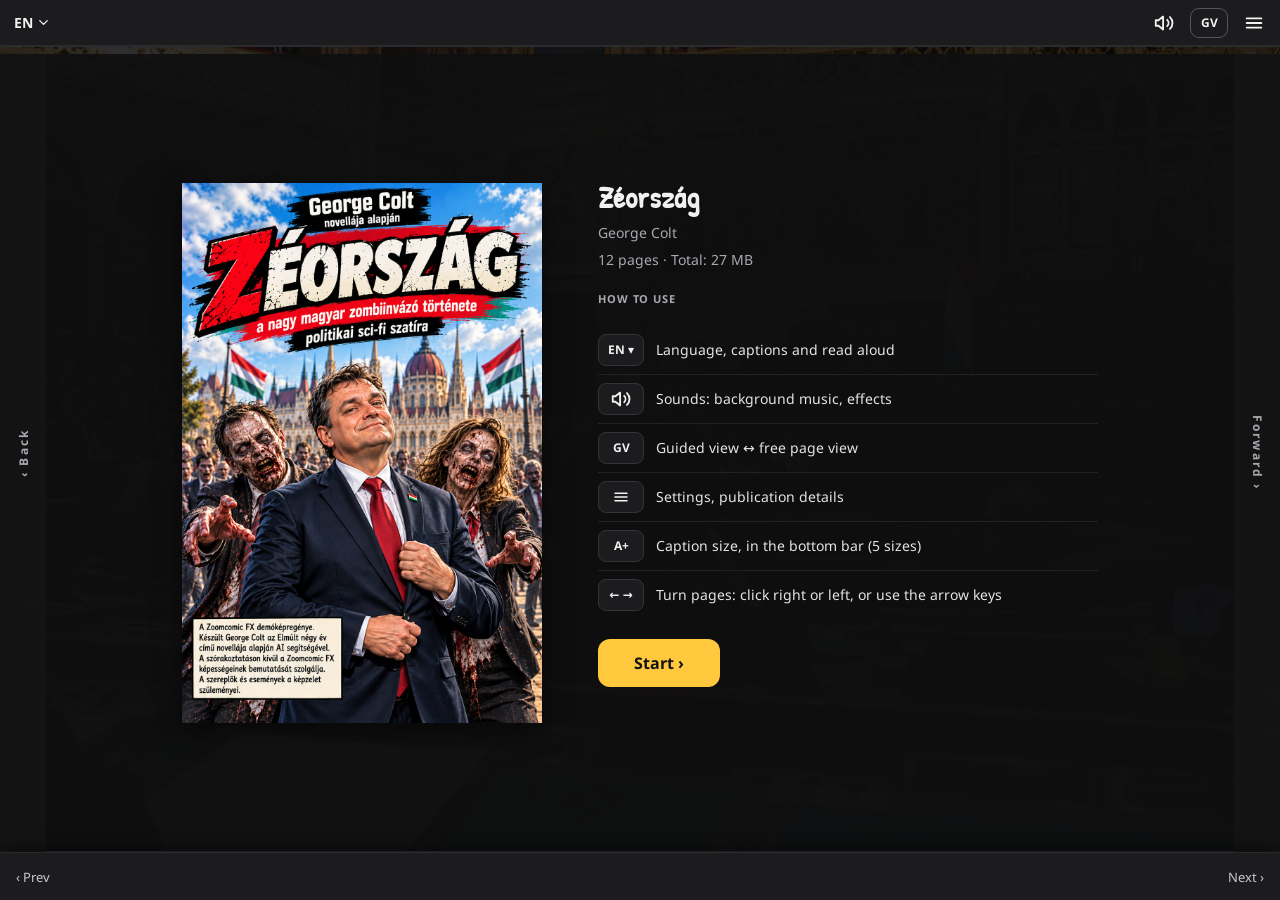
<file: index.html>
<!-- FÁJLNEV: lib/player/player.html (az export index.html-jének sablonja)
     A régi reader.html-ből átvéve (3. ütem), javítva: adat a data.js-ből (nincs fetch,
     file://-ről is működik), nincs külső betűtípus, van videó- és záró oldal,
     billentyű/egér-vezérlés gépen. -->
<!DOCTYPE html>
<html lang="en">
<head>
    <meta charset="UTF-8">
    <meta name="viewport" content="width=device-width, initial-scale=1.0, maximum-scale=1.0, user-scalable=no">
    <title>Zéország</title>
    
    
    <link rel="stylesheet" href="fonts/fonts.css">
    <link rel="manifest" href="manifest.webmanifest">
    <link rel="icon" type="image/png" href="icon-192.png">
    <link rel="apple-touch-icon" href="icon-180.png">
    <meta name="theme-color" content="#1c1c1f">
    <style>
        /* ZoomComicFX player – 2.5.0 felület (T14/T15/T19/T24/T26, sárga kiemelés a jóváhagyott mockup szerint) */
        :root {
            --pl-bg: #0f0f10; --pl-bar: #1c1c1f; --pl-panel: #232327; --pl-line: #2a2a2f; --pl-line2: #3a3a41;
            --pl-text: #f1f1f1; --pl-dim: #a8a8b0; --pl-accent: #FFC83D; --pl-on-accent: #141416;
            --pl-text-font: 'Noto Sans', -apple-system, BlinkMacSystemFont, "Segoe UI", Roboto, Arial, sans-serif;
            --pl-theme-font: var(--pl-text-font);
        }
        html, body { overscroll-behavior-x: none; }   /* F24/1: a vízszintes suhintás ne váltson böngésző-előzményt */
        button, input, select, textarea { font-family: inherit; }
        #canvasViewport { scrollbar-width: none; touch-action: pan-y; }
        #canvasViewport::-webkit-scrollbar { display: none; }
        body {
            background-color: var(--pl-bg); margin: 0; padding: 0;
            width: 100vw; height: 100vh; overflow: hidden; color: var(--pl-text);
            font-family: var(--pl-text-font);
            -webkit-tap-highlight-color: transparent; user-select: none;
        }
        #appBg {
            width: 100vw; height: 100vh; display: flex; flex-direction: column;
            justify-content: space-between; align-items: center; box-sizing: border-box; position: relative;
            background-color: var(--pl-bg); background-repeat: no-repeat; background-position: center center;
        }
        /* T21: háttérkép – állón a szélességhez, fekvőn a magassághoz igazítva (a kilógó rész levágódik) */
        #appBg.has-bg-portrait { background-image: var(--bg-portrait); background-size: 100% auto; background-position: var(--bg-portrait-pos, center center); }
        @media (orientation: landscape) {
            #appBg.has-bg-portrait { background-image: none; }
            #appBg.has-bg-landscape { background-image: var(--bg-landscape); background-size: auto 100%; background-position: var(--bg-landscape-pos, center center); }
        }
        @media (orientation: portrait) { #appBg.has-bg-landscape:not(.has-bg-portrait) { background-image: none; } }

        /* ---- felső sor ---- */
        #topBar {
            position: fixed; top: 0; left: 0; width: 100%; height: 46px; display: flex;
            justify-content: space-between; align-items: center; padding: 0 6px; box-sizing: border-box;
            background-color: var(--pl-bar); z-index: 100; border-bottom: 1px solid var(--pl-line);
            transition: transform 0.55s cubic-bezier(0.4, 0, 0.2, 1), opacity 0.55s ease;
        }
        .top-left-group, .top-right-group { display: flex; align-items: center; gap: 2px; }
        .retro-btn {
            background: none; border: none; color: var(--pl-text); font-size: 15px; font-weight: 600;
            cursor: pointer; padding: 3px 8px; display: flex; align-items: center; justify-content: center; gap: 3px;
            min-width: 40px; min-height: 38px; border-radius: 9px; transition: background 0.15s ease;
        }
        .retro-btn:active { transform: scale(0.94); }
        .retro-btn.open { background: #33333a; }
        .retro-btn svg { display: block; }
        #btnLang { font-size: 14px; padding: 3px 8px; }
        #btnView { border: 1.5px solid #55555c; min-height: 30px; min-width: 38px; font-size: 12px; margin: 0 4px; padding: 2px 6px; }
        #pageCounter { font-size: 12px; color: var(--pl-dim); white-space: nowrap; margin-left: 4px; }
        .pv-off { opacity: 0.3; pointer-events: none; }
        /* T19: a menüsor a címlap után animálva elrejtőzik; a HELYE megmarad (a képregény nem csúszik fel) */
        body.chrome-hidden #topBar { transform: translateY(-100%); opacity: 0; pointer-events: none; }
        #chromeTab {
            position: fixed; top: 0; left: 50%; transform: translateX(-50%); width: 64px; height: 24px; z-index: 99;
            border: 0; border-radius: 0 0 11px 11px; background: var(--pl-bar); color: var(--pl-dim);
            display: none; align-items: center; justify-content: center; cursor: pointer; padding: 0;
        }
        body.chrome-hidden #chromeTab { display: flex; }
        /* 6. kör: az alsó sávnak is van füle (a saját, mindig foglalt sávjában – nem lóg a képbe) */
        #chromeTabBottom {
            position: fixed; bottom: 0; left: 50%; transform: translateX(-50%); width: 64px; height: 22px; z-index: 150;   /* a felirat hátterén ül */
            border: 0; border-radius: 11px 11px 0 0; background: var(--pl-bar); color: var(--pl-dim);
            display: none; align-items: center; justify-content: center; cursor: pointer; padding: 0;
        }
        body.chrome-hidden #chromeTabBottom { display: flex; }
        /* a két sáv helye elrejtéskor is látható, halvány határvonallal */
        #bandTop, #bandBottom { position: fixed; left: 0; right: 0; pointer-events: none; z-index: 1; }
        #bandTop { top: 0; height: 46px; border-bottom: 1px solid var(--pl-line); }
        #bandBottom { bottom: 0; height: 48px; border-top: 1px solid var(--pl-line); }

        /* ---- lenyíló menük (nyelv, hang) ---- */
        .menu-panel {
            display: none; position: fixed; top: 50px; width: 300px; max-width: calc(100vw - 16px); box-sizing: border-box;
            background: var(--pl-panel); border: 1px solid var(--pl-line2); border-radius: 14px; padding: 4px 0 10px;
            box-shadow: 0 12px 32px rgba(0,0,0,0.5); z-index: 300; overflow-y: auto; overscroll-behavior: contain;
        }
        .menu-panel.open { display: block; }
        /* 7. kör: a panelek alján fogó – rákoppintva vagy felfelé húzva bezárul */
        .mp-grip { position: sticky; bottom: -10px; display: flex; align-items: center; justify-content: center; width: 100%; height: 26px; margin: 4px 0 -10px;
            border: 0; padding: 0; background: var(--pl-panel); cursor: pointer; }
        .mp-grip::before { content: ""; width: 40px; height: 4px; border-radius: 2px; background: #6d6d75; }
        #langPanel { left: 8px; }
        #soundPanel { right: 8px; }
        .menu-dim { display: none; position: fixed; inset: 46px 0 0 0; background: rgba(0,0,0,0.55); z-index: 290; }
        .menu-dim.open { display: block; }
        .mp-sec { margin: 0; padding: 12px 16px 4px; font-size: 11px; font-weight: 700; letter-spacing: .08em; text-transform: uppercase; color: var(--pl-dim); }
        .mp-head {
            display: flex; align-items: center; gap: 10px; width: 100%; min-height: 48px; padding: 0 16px; border: 0;
            background: transparent; color: var(--pl-text); font-size: 15px; text-align: left; cursor: pointer; box-sizing: border-box;
        }
        .mp-head .mp-cur { margin-left: auto; color: var(--pl-accent); font-weight: 600; max-width: 55%; overflow: hidden; text-overflow: ellipsis; white-space: nowrap; }
        .mp-head .mp-chev { flex: none; color: var(--pl-dim); transition: transform 0.2s ease; }
        .mp-group.expanded .mp-chev { transform: rotate(90deg); }
        .mp-list { display: none; }
        .mp-group.expanded .mp-list { display: block; }
        .mp-group.static .mp-head { display: none; }
        .mp-group.static .mp-list { display: block; }
        .mp-opt {
            display: flex; align-items: center; gap: 12px; width: 100%; min-height: 44px; padding: 0 16px; border: 0;
            background: transparent; color: var(--pl-text); font-size: 15px; text-align: left; cursor: pointer; box-sizing: border-box;
        }
        .mp-opt:hover { background: rgba(255,255,255,0.04); }
        .mp-dot { flex: none; width: 18px; height: 18px; border-radius: 50%; border: 2px solid #6d6d75; box-sizing: border-box; }
        .mp-opt.on .mp-dot { border: 5px solid var(--pl-accent); }
        .mp-opt .mp-sub { margin-left: auto; font-size: 12px; color: var(--pl-dim); }
        .mp-note { margin: 2px 16px 6px; font-size: 12px; line-height: 1.4; color: var(--pl-dim); }
        .mp-hr { height: 1px; background: #33333a; margin: 6px 0; }
        .mp-search { display: block; width: calc(100% - 32px); margin: 4px 16px 6px; padding: 8px 10px; box-sizing: border-box; border-radius: 8px; border: 1px solid var(--pl-line2); background: #18181b; color: var(--pl-text); font-size: 14px; }
        .snd-row {
            display: flex; align-items: center; gap: 12px; width: 100%; min-height: 54px; padding: 0 16px; border: 0;
            background: transparent; color: var(--pl-text); font-size: 15px; text-align: left; cursor: pointer; box-sizing: border-box;
        }
        .snd-row small { display: block; font-size: 12px; color: var(--pl-dim); margin-top: 2px; }
        .snd-sw { margin-left: auto; flex: none; width: 44px; height: 26px; border-radius: 13px; background: #4a4a52; position: relative; transition: background 0.2s; }
        .snd-sw::after { content: ''; position: absolute; top: 3px; left: 3px; width: 20px; height: 20px; border-radius: 50%; background: #f1f1f1; transition: left 0.2s, background 0.2s; }
        .snd-row.on .snd-sw { background: var(--pl-accent); }
        .snd-row.on .snd-sw::after { left: 21px; background: var(--pl-bar); }

        /* ---- nézet ---- */
        #canvasViewport {
            position: relative; overflow-x: hidden !important; overflow-y: scroll !important;
            -webkit-overflow-scrolling: touch; display: flex; align-items: flex-start; justify-content: flex-start;
            box-sizing: border-box; width: 100%; flex-grow: 1; background-color: transparent;
            margin-top: 54px; margin-bottom: 48px;   /* 6. kör: a felső (46 px + 8 px térköz) és az alsó sáv (48 px) helye MINDIG foglalt */
        }
        #appBg:not(.has-bg-portrait):not(.has-bg-landscape) #canvasViewport { background-color: #000; }
        #comicImage {
            position: absolute; display: block; top: 0; left: 0; transform-origin: 0 0;
            opacity: 1; transition: transform 0.1s linear; will-change: transform;
        }
        #focusHighlight {
            position: absolute; box-shadow: 0 0 0 9999px rgba(0, 0, 0, 0.7);
            border: 2px solid var(--pl-accent); pointer-events: none; z-index: 10; display: none; border-radius: 4px;
        }

        /* ---- feliratsáv (F13/F19/F20/T23) ---- */
        #subtitleBar {
            position: fixed; bottom: 0; left: 0; width: 100%; box-sizing: border-box;
            padding: 0 18px 10px; background: rgba(15,15,16,0.94); color: var(--pl-text);
            font-family: var(--pl-theme-font); line-height: 1.4; text-align: center; z-index: 140;
            border-top: 1px solid var(--pl-line2); display: none;
            touch-action: pan-y;
        }
        /* 7. kör: fogó a lehúzáshoz (elengedésre visszaugrik); a szöveg saját görgethető dobozban */
        #subGrip { height: 14px; display: flex; align-items: center; justify-content: center; cursor: grab; touch-action: none; }
        #subGrip::before { content: ""; width: 36px; height: 4px; border-radius: 2px; background: #55555c; }
        #subText { max-height: calc(40vh - 24px); overflow-y: auto; overscroll-behavior: contain;
            white-space: pre-line; overflow-wrap: anywhere; }   /* T23: a szerző sortörései (Enter) megmaradnak */
        #subtitleBar.sub-return { transition: transform 0.32s cubic-bezier(0.2, 0.9, 0.3, 1.15); }
        #subtitleBar.txt-size-small { font-size: 15px; }
        #subtitleBar.txt-size-medium { font-size: 19px; }
        #subtitleBar.txt-size-large { font-size: 23px; }
        #subtitleBar.txt-size-xl { font-size: 30px; }    /* 6. kör: 5 fokozat (nagy képernyő, TV) */
        #subtitleBar.txt-size-xxl { font-size: 38px; }
        .sz-grid button { padding: 8px 0; line-height: 1; }
        .sz-grid button span { display: inline-block; font-weight: 700; }
        #subtitleBar.cap-under { border-top: 0; border-radius: 0 0 8px 8px; }
        .video-zone { position: absolute; top: 0; width: 25%; height: calc(100% - 64px); z-index: 20; display: none; }
        #vzLeft { left: 0; } #vzRight { right: 0; }

        /* ---- alsó sáv (T3 kisebb betű, T6 A+ középen) ---- */
        #bottomBar {
            position: fixed; bottom: -60px; left: 0; width: 100%; height: 48px; display: flex;
            justify-content: space-between; align-items: center; padding: 0 8px; box-shadow: 0 -4px 15px rgba(0,0,0,0.4);
            box-sizing: border-box; background-color: var(--pl-bar); border-top: 1px solid var(--pl-line); z-index: 100;
            transition: bottom 0.4s cubic-bezier(0.25, 1, 0.5, 1); gap: 8px;
        }
        #bottomBar.visible { bottom: 0px; }
        #bottomBar .retro-btn { font-size: 13px; font-weight: 500; color: #c8c8ce; }
        #btnTxtZoom { border: 1px solid var(--pl-line2); min-height: 32px; font-size: 13px; color: var(--pl-text); gap: 6px; padding: 2px 10px; }
        #btnTxtZoom .dots { display: flex; gap: 3px; }
        #btnTxtZoom .dots i { width: 5px; height: 5px; border-radius: 50%; background: #55555c; display: block; }
        #btnTxtZoom .dots i.on { background: var(--pl-accent); }

        /* ---- felugró ablakok (☰ Beállítások) ---- */
        .popup-overlay {
            position: fixed; top: 0; left: 0; width: 100%; height: 100%;
            background: rgba(0,0,0,0.7); z-index: 400; display: none; justify-content: center; align-items: center;
        }
        .popup-window {
            background: var(--pl-panel); border: 1px solid var(--pl-line2); border-radius: 14px; box-sizing: border-box;
            padding: 18px; width: 88%; max-width: 340px; max-height: 90vh; overflow-y: auto; box-shadow: 0 10px 25px rgba(0,0,0,0.6);
        }
        .popup-title { color: var(--pl-text); font-size: 18px; font-weight: 700; margin-bottom: 14px; text-align: center; }
        .popup-row { margin-bottom: 14px; }
        .popup-label { color: var(--pl-dim); font-size: 13px; margin-bottom: 5px; }
        .btn-grid { display: flex; gap: 5px; width: 100%; }
        .btn-grid button, .popup-close {
            flex: 1; background: #2c2c31; border: 1px solid var(--pl-line2); color: var(--pl-text);
            padding: 10px; font-size: 14px; cursor: pointer; border-radius: 8px; font-weight: 600;
        }
        .btn-grid button.active { background: var(--pl-accent); border-color: var(--pl-accent); color: var(--pl-on-accent); }
        .popup-close { width: 100%; margin-top: 6px; }
        .popup-primary { background: var(--pl-accent) !important; color: var(--pl-on-accent) !important; border-color: var(--pl-accent) !important; }

        /* ---- videó (T2/T12/T13) ---- */
        #pageVideo {
            position: absolute; top: 0; left: 0; width: 100%; height: 100%;
            object-fit: contain; background: transparent; display: none;   /* 7. kör: ne villanjon fekete a videó betöltésekor */
        }
        #pageVideo::-webkit-media-controls,
        #pageVideo::-webkit-media-controls-overlay-play-button,
        #pageVideo::-webkit-media-controls-start-playback-button { display: none !important; -webkit-appearance: none; }
        #pageVideo.vid-wait { visibility: hidden; }
        #videoCtl {
            position: absolute; display: none; align-items: center; gap: 6px; height: 44px; padding: 0 8px;
            box-sizing: border-box; background: rgba(10, 11, 14, 0.62); z-index: 25; transition: opacity 0.3s ease;
        }
        #videoCtl.hidden { opacity: 0; pointer-events: none; }
        .vc-btn {
            flex: none; width: 38px; height: 38px; border: 0; padding: 0; background: none; color: var(--pl-text);
            display: flex; align-items: center; justify-content: center; cursor: pointer; border-radius: 6px;
        }
        .vc-btn:active { background: rgba(255,255,255,0.12); }
        #vcTrack { flex: 1; height: 38px; display: flex; align-items: center; cursor: pointer; touch-action: none; }
        #vcBar { position: relative; width: 100%; height: 4px; border-radius: 2px; background: rgba(255,255,255,0.28); overflow: hidden; }
        #vcFill { position: absolute; left: 0; top: 0; bottom: 0; width: 0; background: var(--pl-accent); }

        /* ---- záróoldal ---- */
        #creditsPage {
            position: absolute; top: 0; left: 0; width: 100%; height: 100%;
            display: none; align-items: center; justify-content: center; text-align: center; overflow-y: auto;
            background: #0f0f10;   /* 8. kör: átlátszatlan – a régi kép nem dereng át lapozáskor */ color: var(--pl-text); padding: 30px; box-sizing: border-box;
        }
        #creditsPage .credits-title { font-family: var(--pl-theme-font); font-size: 26px; font-weight: bold; color: var(--pl-accent); margin-bottom: 8px; }
        #creditsPage .credits-author { font-size: 16px; color: var(--pl-dim); margin-bottom: 34px; }
        #creditsPage .credits-text { font-size: 15px; font-style: italic; color: #d8d8dc; }
        #creditsPage .credits-custom { font-family: var(--pl-theme-font); font-size: 17px; line-height: 1.5; color: var(--pl-text); white-space: pre-line; margin-bottom: 24px; }
        #creditsPage .credits-custom:empty { display: none; }
        #creditsPage > div { margin: auto; max-width: 560px; }
        #creditsPage .credits-brand { margin-top: 30px; padding-top: 22px; border-top: 1px solid var(--pl-line2); }
        #creditsPage .credits-brand-name { font-size: 22px; font-weight: bold; color: var(--pl-accent); }
        #creditsPage .credits-tagline { font-size: 14px; font-style: italic; color: var(--pl-dim); margin: 4px 0 14px; }
        #creditsPage .credits-features { list-style: none; margin: 0; padding: 0; font-size: 14px; line-height: 1.7; color: #d8d8dc; }

        /* ---- bemutatóoldal (T15) és kiadvány adatai (T24): közös elrendezés ---- */
        #introPage, #metaPage { position: absolute; inset: 0; display: none; color: var(--pl-text); box-sizing: border-box; overflow: hidden; }
        #introPage { background: rgba(15,15,16,0.9); }
        #metaPage { position: fixed; top: 46px; z-index: 250; background: #0f0f10; overflow-y: auto; }
        .ip-edge {
            position: absolute; top: 0; bottom: 0; width: 30px; display: flex; align-items: center; justify-content: center;
            background: rgba(20,20,22,0.85); color: var(--pl-dim); font-size: 11px; font-weight: 700; letter-spacing: .18em; z-index: 2;
        }
        .ip-edge span { writing-mode: vertical-rl; white-space: nowrap; }
        .ip-edge.left { left: 0; } .ip-edge.left span { transform: rotate(180deg); }
        .ip-edge.right { right: 0; }
        .ip-main { position: absolute; top: 0; bottom: 0; left: 30px; right: 30px; overflow-y: auto; display: flex; justify-content: center; }
        #metaPage .ip-main { left: 0; right: 0; position: relative; min-height: 100%; }
        .ip-wrap { width: 100%; max-width: 980px; box-sizing: border-box; padding: 18px 16px 20px; display: flex; flex-direction: column; gap: 14px; }
        /* 6. kör: telefonon a cím a borító FÖLÖTT (mellette nem fért ki); a borító mellett csak az oldalszám/MB */
        .ip-head { display: grid; grid-template-columns: auto minmax(0, 1fr); grid-template-areas: "t t" "a a" "c s"; gap: 4px 14px; align-items: end; }
        .ip-titles { display: contents; }
        .ip-title { grid-area: t; }
        .ip-author { grid-area: a; }
        .ip-small { grid-area: s; align-self: end; }
        .ip-cover { grid-area: c; margin-top: 8px; flex: none; width: 92px; max-height: 140px; object-fit: contain; background: #2a2a2f; box-shadow: 0 8px 22px rgba(0,0,0,0.5); }
        .ip-title { margin: 0; font-family: var(--pl-theme-font); font-size: 19px; line-height: 1.2; font-weight: 700; overflow-wrap: anywhere; }
        .ip-author { margin: 0; font-size: 12.5px; color: var(--pl-dim); }
        .ip-small { margin: 0; font-size: 12px; color: var(--pl-dim); }
        .ip-h2 { margin: 2px 0 0; font-size: 11px; font-weight: 700; letter-spacing: .08em; text-transform: uppercase; color: var(--pl-dim); }
        .ip-list { display: flex; flex-direction: column; }
        .ip-li { display: flex; align-items: center; gap: 12px; margin: 0; padding: 6px 0; font-size: 13px; line-height: 1.35; color: #e4e4e8; border-bottom: 1px solid #222226; }
        .ip-li:last-child { border-bottom: 0; }
        .ip-k { flex: none; min-width: 46px; height: 32px; padding: 0 6px; border-radius: 8px; background: var(--pl-bar); border: 1px solid #33333a; display: flex; align-items: center; justify-content: center; color: var(--pl-text); font-size: 12px; font-weight: 600; box-sizing: border-box; }
        .ip-start { height: 48px; border: 0; border-radius: 12px; background: var(--pl-accent); color: var(--pl-on-accent); font-size: 16px; font-weight: 700; cursor: pointer; padding: 0 36px; }
        .ip-note { font-size: 12px; color: var(--pl-dim); text-align: center; }
        .ip-dl { display: grid; grid-template-columns: max-content 1fr; gap: 6px 14px; margin: 0; font-size: 13px; }
        .ip-dl dt { color: var(--pl-dim); }
        .ip-dl dd { margin: 0; color: var(--pl-text); overflow-wrap: anywhere; }
        @media (min-width: 760px) and (min-aspect-ratio: 1/1) {
            .ip-wrap { display: grid; grid-template-columns: minmax(200px, 360px) minmax(0, 1fr); gap: 20px 56px; align-content: center; padding: 24px 32px; min-height: 100%; }
            .ip-head { display: contents; }
            .ip-cover { grid-area: auto; grid-column: 1; grid-row: 1 / span 6; width: 100%; max-height: 72vh; align-self: center; }
            .ip-titles { display: flex; flex-direction: column; gap: 8px; }
            .ip-cover { margin-top: 0; }
            .ip-title { font-size: 30px; }
            .ip-author, .ip-small { font-size: 14px; }
            .ip-small { align-self: auto; }
            .ip-li { font-size: 14px; padding: 8px 0; }
            .ip-start { justify-self: start; }
            .ip-edge { width: 46px; font-size: 12px; }
            .ip-main { left: 46px; right: 46px; }
        }
        #splash { position: fixed; inset: 0; z-index: 2000; background: #000; display: none; overflow: hidden; cursor: pointer; touch-action: manipulation; }
        #splash.on { display: block; }
        #splash.fade { transition: opacity 0.35s ease; opacity: 0; }
        #splashLogo { position: absolute; left: 50%; top: 50%; width: min(86vw, 74vh); height: min(86vw, 74vh); transform: translate(-50%, -50%);
            background-size: contain; background-repeat: no-repeat; background-position: center; }
        #splashLogo.pulse { animation: splashPulse 1.6s ease-in-out infinite; }
        @keyframes splashPulse { 0%, 100% { transform: translate(-50%, -50%) scale(1); } 50% { transform: translate(-50%, -50%) scale(1.035); } }
        #splashLogo.intro { animation: splashIn 0.9s cubic-bezier(0.2, 0.9, 0.3, 1.2) both; }
        @keyframes splashIn { from { transform: translate(-50%, -50%) scale(0.6); opacity: 0; } to { transform: translate(-50%, -50%) scale(1); opacity: 1; } }
        .splash-piece { position: absolute; background-repeat: no-repeat; will-change: transform, opacity; }
        #splashImg { position: absolute; left: 50%; top: 50%; max-width: 94vw; max-height: 86vh; transform: translate(-50%, -50%) scale(0.12); opacity: 0;
            box-shadow: 0 20px 60px rgba(0,0,0,0.7); display: none; }
        #splashVideo { position: absolute; left: 50%; top: 50%; max-width: 94vw; max-height: 86vh; transform: translate(-50%, -50%); display: none; background: #000; }
        #splashHint { position: absolute; left: 0; right: 0; bottom: 4vh; text-align: center; color: rgba(255,255,255,0.75); font-size: 14px; opacity: 0; transition: opacity 0.6s ease; pointer-events: none; }
        #splashHint.show { opacity: 1; }
        #turnLayer { position: absolute; inset: 0; display: none; z-index: 15; perspective: 1400px; pointer-events: none; overflow: hidden; }
        .turn-page { position: absolute; transform-origin: left center; transform-style: preserve-3d; }
        .turn-page > .tp-face { position: absolute; inset: 0; backface-visibility: hidden; -webkit-backface-visibility: hidden; box-shadow: 0 0 30px rgba(0,0,0,0.6); overflow: hidden; }
        .turn-page > .tp-back { transform: rotateY(180deg); background: #111; }
        .turn-page > .tp-back > * { transform: scaleX(-1); filter: brightness(0.35); }   /* 7. kör: hátoldal = tükrözött, sötétített kép */
        .turn-page > .tp-shade { position: absolute; inset: 0; background: #000; opacity: 0; pointer-events: none; }
        .turn-page.tp-slide { transform-style: flat; box-shadow: 0 0 30px rgba(0,0,0,0.6); }
        #loadError { color: var(--pl-text); padding: 30px; font-size: 16px; display: none; }
        [dir="rtl"] .ip-li, [dir="rtl"] .mp-opt, [dir="rtl"] .mp-head, [dir="rtl"] .snd-row { text-align: right; }
    </style>
</head>

<body>

    <div id="appBg">
        <div id="topBar">
            <div class="top-left-group">
                <button id="btnLang" class="retro-btn" data-pl-title="plLangTitle" aria-haspopup="true">EN
                    <svg viewBox="0 0 24 24" width="15" height="15" fill="none" stroke="currentColor" stroke-width="2.2" stroke-linecap="round" stroke-linejoin="round" aria-hidden="true"><path d="m6 9 6 6 6-6"/></svg>
                </button>
                <span id="pageCounter"></span>
            </div>
            <div class="top-right-group">
                <button id="btnSound" class="retro-btn" data-pl-title="plSoundTitle" aria-haspopup="true"></button>
                <button id="btnView" class="retro-btn" data-pl-title="plViewTitle">GV</button>
                <button id="btnMenu" class="retro-btn" data-pl-title="plSetTitle">
                    <svg viewBox="0 0 24 24" width="22" height="22" fill="none" stroke="currentColor" stroke-width="2" stroke-linecap="round" aria-hidden="true"><path d="M4 7h16"/><path d="M4 12h16"/><path d="M4 17h16"/></svg>
                </button>
            </div>
        </div>
        <button id="chromeTab" data-pl-title="plShowMenu">
            <svg viewBox="0 0 24 24" width="16" height="16" fill="none" stroke="currentColor" stroke-width="2.2" stroke-linecap="round" stroke-linejoin="round" aria-hidden="true"><path d="m6 9 6 6 6-6"/></svg>
        </button>

        <button id="chromeTabBottom" data-pl-title="plShowMenu">
            <svg viewBox="0 0 24 24" width="16" height="16" fill="none" stroke="currentColor" stroke-width="2.2" stroke-linecap="round" stroke-linejoin="round" aria-hidden="true"><path d="m6 15 6-6 6 6"/></svg>
        </button>
        <div id="bandTop"></div><div id="bandBottom"></div>

        <div id="canvasViewport">
            <img id="comicImage" alt="" data-pl-alt="plImgAlt">
            <video id="pageVideo" playsinline webkit-playsinline preload="auto"></video>
            <div id="videoCtl" class="hidden">
                <button id="vcPlay" class="vc-btn" data-pl-title="plVidPlay"></button>
                <div id="vcTrack" data-pl-title="plVidSeek"><div id="vcBar"><div id="vcFill"></div></div></div>
                <button id="vcMute" class="vc-btn" data-pl-title="plVidMute"></button>
            </div>
            <div id="vzLeft" class="video-zone"></div><div id="vzRight" class="video-zone"></div>
            <!-- T15: bemutatóoldal -->
            <div id="introPage">
                <div class="ip-edge left"><span>‹ <b data-pl="plIntroBack">Back</b></span></div>
                <div class="ip-edge right"><span><b data-pl="plIntroFwd">Forward</b> ›</span></div>
                <div class="ip-main">
                    <div class="ip-wrap">
                        <div class="ip-head">
                            <img class="ip-cover" id="introCover" alt="">
                            <div class="ip-titles">
                                <h1 class="ip-title" id="introTitle" dir="auto"></h1>
                                <p class="ip-author" id="introAuthor" dir="auto"></p>
                                <p class="ip-small" id="introStats"></p>
                            </div>
                        </div>
                        <h2 class="ip-h2" data-pl="plIntroHowTo">How to use</h2>
                        <div class="ip-list" id="introLegend"></div>
                        <button class="ip-start" id="introStart"><span data-pl="plIntroStart">Start</span> ›</button>
                        <div class="ip-note" id="introNote"></div>
                    </div>
                </div>
            </div>
            <div id="creditsPage">
                <div>
                    <div class="credits-title" id="creditsTitle" dir="auto"></div>
                    <div class="credits-author" id="creditsAuthor" dir="auto"></div>
                    <div class="credits-custom" id="creditsCustom" dir="auto"></div>
                    <div class="credits-text" id="creditsText"></div>
                    <div class="credits-brand" id="creditsBrand">
                        <div class="credits-brand-name">ZoomComicFX</div>
                        <div class="credits-tagline" id="creditsTagline"></div>
                        <ul class="credits-features" id="creditsFeatures"></ul>
                    </div>
                </div>
            </div>
            <div id="loadError" data-pl="plLoadError">The content cannot be loaded (data.js is missing or corrupted).</div>
            <div id="turnLayer"></div>
            <div id="focusHighlight"></div>
        </div>

        <!-- Feliratsáv (F20: a kép alatt, ha elfér; különben a blokkban beállított helyen) -->
        <div id="subtitleBar" dir="auto"><div id="subGrip"></div><div id="subText"></div></div>

        <div id="bottomBar">
            <button id="btnPrev" class="retro-btn"><span data-pl="plPrev">‹ Prev</span></button>
            <button id="btnTxtZoom" class="retro-btn" data-pl-title="plTxtZoomTitle">A+<span class="dots"><i></i><i></i><i></i><i></i><i></i></span></button>
            <button id="btnNext" class="retro-btn"><span data-pl="plNext">Next ›</span></button>
        </div>
    </div>

    <!-- T14/T26: nyelvmenü (Menü nyelve | Felirat | Felolvasás) és hangmenü -->
    <!-- 7. kör: logós indítás (ZoomComicFX logó → szétszakad → bezoomol a címlap / nyitókép) -->
    <div id="splash" aria-hidden="true">
        <div id="splashLogo"></div>
        <img id="splashImg" alt="">
        <video id="splashVideo" playsinline webkit-playsinline preload="auto"></video>
        <div id="splashHint"></div>
    </div>
    <div id="menuDim" class="menu-dim"></div>
    <div id="langPanel" class="menu-panel" role="dialog"></div>
    <div id="soundPanel" class="menu-panel" role="dialog">
        <button class="snd-row" id="sndAll">
            <svg viewBox="0 0 24 24" width="22" height="22" fill="none" stroke="currentColor" stroke-width="2" stroke-linecap="round" stroke-linejoin="round" aria-hidden="true"><path d="M11 5 6 9H3v6h3l5 4z"/><path d="m22 9-6 6"/><path d="m16 9 6 6"/></svg>
            <span style="font-weight:600;" id="sndAllLabel">All sound off</span>
        </button>
        <div class="mp-hr"></div>
        <button class="snd-row" id="sndMusic" role="switch">
            <svg viewBox="0 0 24 24" width="22" height="22" fill="none" stroke="#a8a8b0" stroke-width="2" stroke-linecap="round" stroke-linejoin="round" aria-hidden="true"><path d="M9 18V5l12-2v13"/><circle cx="6" cy="18" r="3"/><circle cx="18" cy="16" r="3"/></svg>
            <span data-pl="plSndMusic">Background music</span><span class="snd-sw"></span>
        </button>
        <button class="snd-row" id="sndBlock" role="switch">
            <svg viewBox="0 0 24 24" width="22" height="22" fill="none" stroke="#a8a8b0" stroke-width="2" stroke-linecap="round" stroke-linejoin="round" aria-hidden="true"><path d="M2 12h3l3-8 4 16 3-8h7"/></svg>
            <span><span data-pl="plSndBlock">Block sounds</span><small data-pl="plSndBlockSub">effects, recorded voices</small></span><span class="snd-sw"></span>
        </button>
        <p class="mp-note" id="sndNote"></p>
        <button class="mp-grip" type="button" data-pl-title="plClose"></button>
    </div>

    <!-- T24: a kiadvány adatai (a ☰ menüből) -->
    <div id="metaPage" role="dialog">
        <div class="ip-main">
            <div class="ip-wrap">
                <div class="ip-head">
                    <img class="ip-cover" id="metaCover" alt="">
                    <div class="ip-titles">
                        <h1 class="ip-title" id="metaTitle" dir="auto"></h1>
                        <p class="ip-author" id="metaAuthor" dir="auto"></p>
                    </div>
                </div>
                <h2 class="ip-h2" data-pl="plMetaHeading">Publication details</h2>
                <dl class="ip-dl" id="metaList"></dl>
                <button class="ip-start" id="metaClose" data-pl="plClose">Close</button>
            </div>
        </div>
    </div>

    <div id="popSettings" class="popup-overlay">
        <div class="popup-window">
            <div class="popup-title" id="lblSetTitle" data-pl="plSetTitle">Settings</div>

            <div class="popup-row">
                <button id="btnMetaOpen" class="popup-close popup-primary" data-pl="plMetaOpen">Publication details</button>
            </div>
            <div class="popup-row" id="rowOffline" style="display:none;">
                <button id="btnOffline" class="popup-close" data-pl="plOffline">Offline reading</button>
            </div>

            <div class="popup-row">
                <div class="popup-label" id="lblSetTxtSize" data-pl="plSetTxtSize">Text size</div>
                <div class="btn-grid sz-grid" id="szGrid">
                    <button data-sz="small" class="active"><span style="font-size:12px">A</span></button>
                    <button data-sz="medium"><span style="font-size:15px">A</span></button>
                    <button data-sz="large"><span style="font-size:18px">A</span></button>
                    <button data-sz="xl"><span style="font-size:21px">A</span></button>
                    <button data-sz="xxl"><span style="font-size:24px">A</span></button>
                </div>
            </div>

            <div class="popup-row" id="rowSpeed">
                <div class="popup-label" id="lblSetSpeed" data-pl="plSetSpeed">Reading speed</div>
                <div class="btn-grid">
                    <button id="btnSpeedS" class="active" data-pl="plSlow">Slow</button>
                    <button id="btnSpeedN" data-pl="plNormal">Normal</button>
                    <button id="btnSpeedF" data-pl="plFast">Fast</button>
                </div>
            </div>

            <div class="popup-row" id="rowVoice">
                <div class="popup-label" id="lblSetVoice" data-pl="plSetVoice">Voice type</div>
                <button id="btnVoiceToggle" style="width:100%; text-align:center;" class="popup-close">Female</button>
            </div>

            <div class="popup-row">
                <div class="popup-label" data-pl="plSetTurnFx">Page-turn effect</div>
                <button id="btnTurnFx" style="width:100%; text-align:center;" class="popup-close">ON</button>
            </div>

            <div class="popup-row">
                <div class="popup-label" id="lblSetBar" data-pl="plSetBars">Keep the menu bars visible</div>
                <button id="btnBarToggle" style="width:100%; text-align:center;" class="popup-close">OFF</button>
            </div>

            <button class="popup-close popup-primary" id="btnCloseSettings" data-pl="plDone">Done</button>
        </div>
    </div>

    <!-- 6. kör: offline olvasás / telepítés a kezdőképernyőre -->
    <div id="popOffline" class="popup-overlay">
        <div class="popup-window">
            <div class="popup-title" data-pl="plOffline">Offline reading</div>
            <p class="mp-note" style="margin:0 0 12px; font-size:13px;" data-pl="plOfflineDesc"></p>
            <div id="offProgWrap" style="margin-bottom:12px;">
                <div style="height:6px; border-radius:3px; background:#33333a; overflow:hidden;"><div id="offBar" style="height:100%; width:0; background:var(--pl-accent); transition:width .3s;"></div></div>
                <div id="offStatus" style="font-size:13px; color:var(--pl-dim); margin-top:6px;"></div>
            </div>
            <button id="btnInstall" class="popup-close popup-primary" style="display:none;" data-pl="plInstall">Add to home screen</button>
            <p id="offInstallHint" class="mp-note" style="margin:8px 0 0; font-size:12.5px; display:none;"></p>
            <button id="btnOfflineClose" class="popup-close" data-pl="plClose" style="margin-top:12px;">Close</button>
        </div>
    </div>

    <audio id="bgAudioPlayer"></audio>
    <!-- 37. TÉTEL: a projekt-szintű aláfestő zene, külön a blokk/oldal-hangoktól.
         Folyamatosan, végtelenítve szól a teljes kiadvány alatt. -->
    <audio id="bgMusicPlayer" loop></audio>

    <!-- Az export adata: window.MAGAZINE_DATA (így file://-ről is megnyitható) -->
    <script src="data.js"></script>

    <script>
        // === JAVASCRIPT INDÍTÁS: ÁLLAPOTOK ÉS SZÓTÁRAK ===
        let activeMagazineData = null;
        let currentAudioKey = "";
        let lastTouchAt = 0;
        let pageIdx = 0;
        let blockIdx = -1;
        let subWindowIdx = 0;

        let currentLang = "en";   // a PLAYER kezelőfelület-nyelve (kisbetűs kód) - a szerző által az exportnál megadott nyelvek egyike
        // T14 (2026-10-13): a nyelvmenü három része – Menü nyelve | Felirat | Felolvasás.
        //   subsLang: "none" (nincs felirat) | "ORIG" (eredeti) | fordítás kódja  – a felirat a választással KAPCSOL BE
        //   ttsLang:  "off" | "ORIG" | fordítás kódja                              – gépi felolvasás külön nyelvvel
        // A 🔊 hangmenü: háttérzene (musicOn) és felvett blokkhangok/effektek (blockSoundOn) – a felolvasásra NEM vonatkozik.
        let subsLang = "none";
        let ttsLang = "off";
        let lastSubsLang = "ORIG";   // a "T" billentyű ehhez vált vissza
        let introActive = false;  // F23: a bemutatóoldal (a címlap előtt) látszik-e
        let configTxtSize = "small";
        let configSpeed = 0.8;
        let configVoiceGender = "female";
        let configBarFixed = false;   // "Menüsorok rögzítése": ilyenkor nem rejtőzik el a felső és az alsó sáv
        const subsActive = () => subsLang !== "none";

        const audioPlayer = document.getElementById("bgAudioPlayer");
        const bgMusicPlayer = document.getElementById("bgMusicPlayer");

        // ⭐ 2. ÜTEM - HÁTTÉRZENE-SZERKESZTŐ: több, oldaltartományhoz rendelt sáv (data.js "backgroundTracks");
        // lapozáskor a megfelelő sávra váltunk. A zene indítása csak felhasználói gesztusra megbízható.
        let currentBgTrackId = null;
        let bgMusicUnlockRegistered = false;

        function resolveBgTrackForPage(pageNum) {
            const tracks = (activeMagazineData && activeMagazineData.backgroundTracks) || [];
            // Átfedő tartományoknál a LISTÁBAN HÁTRÉBB lévő sáv nyer.
            let found = null;
            for (const t of tracks) {
                const start = t.startPage || 1;
                const end = (t.endPage === null || t.endPage === undefined) ? Infinity : t.endPage;
                if (pageNum >= start && pageNum <= end) found = t;
            }
            return found;
        }

        // F18/P1: musicMode "pages" (oldaltartományhoz kötött sávok) vagy "playlist" (minden sáv egymás után, végtelenítve).
        let musicOn = true;
        let blockSoundOn = true;
        let playlistIdx = 0;
        function playerStart() { return (activeMagazineData && activeMagazineData.meta && activeMagazineData.meta.playerStart) || {}; }
        function musicMode() { return playerStart().musicMode === "playlist" ? "playlist" : "pages"; }
        function bgTryPlay() { if (musicOn && gvMode && !introActive && bgMusicPlayer.src) { const p = bgMusicPlayer.play(); if (p && p.catch) p.catch(() => {}); } }
        function unlockAudioFromGesture() { bgTryPlay(); }
        function registerMusicUnlock() {
            if (bgMusicUnlockRegistered) return;
            bgMusicUnlockRegistered = true;
            const unlock = () => {
                bgTryPlay();
                if (!bgMusicPlayer.paused) ["pointerdown", "touchend", "click", "keydown"].forEach(ev => document.removeEventListener(ev, unlock, true));
            };
            ["pointerdown", "touchend", "click", "keydown"].forEach(ev => document.addEventListener(ev, unlock, true));
        }

        // F17: a háttérzene hangereje. Alap 100%; ahol felvett hang szól, vagy a gépi felolvasás
        // egy szöveges blokkot olvas, 40%. A szerző blokkonként (és oldalanként) kézzel felülírhatja
        // (0–100, húszasával). A váltás lágy átúszással történik. (iPhone-on a böngésző nem engedi
        // a hangerő állítását – ott a zene mindig teljes hangerővel szól.)
        let musicTarget = 1, musicFadeRaf = 0;
        function setMusicTarget(v) {
            v = Math.max(0, Math.min(1, v));
            if (Math.abs(v - musicTarget) < 0.001 && !musicFadeRaf) return;
            musicTarget = v;
            cancelAnimationFrame(musicFadeRaf);
            const from = bgMusicPlayer.volume, t0 = performance.now(), dur = 600;
            const step = (t) => {
                const k = Math.min(1, (t - t0) / dur);
                try { bgMusicPlayer.volume = from + (musicTarget - from) * k; } catch (_) {}
                musicFadeRaf = k < 1 ? requestAnimationFrame(step) : 0;
            };
            musicFadeRaf = requestAnimationFrame(step);
        }

        function updateBackgroundMusicForPage(pageNum) {
            const tracks = (activeMagazineData && activeMagazineData.backgroundTracks) || [];
            if (musicMode() === "playlist") {
                if (!tracks.length || currentBgTrackId !== null) return; // a lista egyszer indul, utána magától halad
                currentBgTrackId = "playlist";
                playlistIdx = 0;
                bgMusicPlayer.loop = tracks.length === 1;
                bgMusicPlayer.src = tracks[0].audioPath;
                bgMusicPlayer.onended = () => {
                    playlistIdx = (playlistIdx + 1) % tracks.length;
                    bgMusicPlayer.src = tracks[playlistIdx].audioPath;
                    bgTryPlay();
                };
                bgTryPlay(); registerMusicUnlock();
                return;
            }
            bgMusicPlayer.loop = true;
            bgMusicPlayer.onended = null;
            const track = resolveBgTrackForPage(pageNum);
            if (!track) {
                if (currentBgTrackId !== null) { bgMusicPlayer.pause(); currentBgTrackId = null; }
                return;
            }
            if (track.id === currentBgTrackId) return; // ugyanaz a sáv szól tovább - nem indítjuk újra
            currentBgTrackId = track.id;
            bgMusicPlayer.src = track.audioPath;
            bgTryPlay(); registerMusicUnlock();
        }

        function setMusicOn(on) {
            musicOn = on;
            if (on) bgTryPlay(); else bgMusicPlayer.pause();
            updateSoundButton();
        }
        function setBlockSoundOn(on) {
            blockSoundOn = on;
            if (!on) { audioPlayer.pause(); currentAudioKey = ""; }
            updateSoundButton();
            resizeLayout();
        }

        // ELSO RESZ VEGE

                // === JAVASCRIPT 2. RÉSZ: NYELVI SZÓTÁR ÉS INTERFÉSZ FRISSÍTÉS ===
        // 2.3.0: a player szövegei a data.js "playerUi" mezőjéből jönnek (a szerkesztő nyelvi csomagjainak
        // "pl..." kulcsai) - az exportnál a szerző megadja, mely nyelveken legyen elérhető a player.
        // 2.5.3: az olvasó kiadványhoz kötött választásai (felirat, felolvasás, menüsorok) kiadványonként tárolódnak,
        // hogy ne szivárogjanak át egyik kiadványból a másikba (a böngésző tára webcímenként közös).
        // A kulcs a kiadvány mappája (export) – a menü nyelve, a szövegméret és a lapozás-effekt eszközszintű, közös marad.
        // 2.5.3 (user, 10-15 16:59): a player SEMMIT nem jegyez meg a megnyitások között – minden megnyitás pontosan
        // a szerző exportbeállításaival indul. Az olvasó választásai csak az adott olvasás alatt élnek (memóriában).
        // Kivétel: a „gyenge eszköz” felismerése (zcfx.weakDevice) – ez az eszközről szól, nem beállítás.
        const sessionPrefs = {};
        function pubKey(name) { return name; }
        function prefGet(k) { return Object.prototype.hasOwnProperty.call(sessionPrefs, k) ? sessionPrefs[k] : null; }
        function prefSet(k, v) { sessionPrefs[k] = String(v); }
        (function dropStoredPrefs() { try { Object.keys(localStorage).filter(k => k.startsWith("zcfx") && k !== "zcfx.weakDevice").forEach(k => localStorage.removeItem(k)); } catch (_) {} })();
        function pt(key) {
            const ui = (activeMagazineData && activeMagazineData.playerUi) || {};
            const L = ui.languages || {};
            const pick = (c) => (L[c] && L[c][key] !== undefined && L[c][key] !== "") ? L[c][key] : undefined;
            const v = pick(currentLang);
            if (v !== undefined) return v;
            const e = pick("en"); if (e !== undefined) return e;   // 7. kör: hiányzó szövegnél előbb az angol, ne keveredjen a szerző nyelve
            const d = pick(ui.default); if (d !== undefined) return d;
            return key;
        }
        // A felolvasás/szövegtartalom alapnyelve: a kiadvány eredeti nyelve (NEM a player felületének nyelve).
        function baseLang() { return (activeMagazineData && activeMagazineData.lang) || "en"; }

        // F30: a záróoldal szövegei a player nyelvén.
        function renderCredits() {
            // 8. kör: a szerző saját záró szövege (fordítható, a felirat nyelvén) + kikapcsolható ZoomComicFX-rész
            const meta = (activeMagazineData && activeMagazineData.meta) || {};
            const cc = document.getElementById("creditsCustom");
            if (cc) { const lang = subsActive() ? realSubsLang() : "ORIG"; cc.textContent = translatedText("_credits", null, meta.creditsText || "", lang); }
            const brandOn = meta.creditsBrand !== false;
            ["creditsText", "creditsBrand"].forEach(id => { const e = document.getElementById(id); if (e) e.style.display = brandOn ? "" : "none"; });
            const made = document.getElementById("creditsText");
            if (made) made.textContent = pt("plCreditsMade");
            const tag = document.getElementById("creditsTagline");
            if (tag) tag.textContent = pt("plCreditsTagline");
            const list = document.getElementById("creditsFeatures");
            if (list) {
                list.innerHTML = "";
                for (let i = 1; i <= 6; i++) { const li = document.createElement("li"); li.textContent = pt("plCredits" + i); list.appendChild(li); }
            }
        }

        function playerLangCodes() {
            const ui = activeMagazineData && activeMagazineData.playerUi;
            return (ui && ui.languages) ? Object.keys(ui.languages) : [];
        }
        // A nyelv neve a SAJÁT nyelvén (endonim), pl. "Deutsch", "日本語" – a sok nyelvű listában így találja meg az olvasó.
        function endonym(code) {
            const ui = activeMagazineData && activeMagazineData.playerUi;
            const n = ui && ui.languages && ui.languages[code] && ui.languages[code].plLangName;
            if (n) return n;
            try { const dn = new Intl.DisplayNames([code], { type: "language" }).of(code); if (dn && dn.toLowerCase() !== code.toLowerCase()) return dn.charAt(0).toUpperCase() + dn.slice(1); } catch (_) {}
            try { const dn = new Intl.DisplayNames([currentLang || "en"], { type: "language" }).of(code); if (dn) return dn.charAt(0).toUpperCase() + dn.slice(1); } catch (_) {}
            return String(code).toUpperCase();
        }
        function playerLangName(code) { return endonym(code); }
        function translationCodes() { return Object.keys((activeMagazineData && activeMagazineData.translations) || {}); }
        function contentLangLabel(v) { return v === "ORIG" ? endonym(baseLang()) : endonym(v); }
        function rtlLangs() { return (activeMagazineData && activeMagazineData.rtlLangs) || ["ar", "he", "fa", "ur", "ps", "sd", "ug", "yi", "dv", "ckb"]; }
        function isRtl(code) { const c = String(code || "").toLowerCase(); return rtlLangs().some(r => c === r || c.split("-")[0] === r); }
        function realSubsLang() { return subsLang === "ORIG" ? baseLang() : subsLang; }

        function updateUiLanguage() {
            document.documentElement.lang = currentLang;
            document.documentElement.dir = isRtl(currentLang) ? "rtl" : "ltr";
            document.querySelectorAll("[data-pl]").forEach(el => { el.textContent = pt(el.getAttribute("data-pl")); });
            document.querySelectorAll("[data-pl-title]").forEach(el => { el.title = pt(el.getAttribute("data-pl-title")); el.setAttribute("aria-label", el.title); });
            document.querySelectorAll("[data-pl-alt]").forEach(el => { el.alt = pt(el.getAttribute("data-pl-alt")); });
            const lb = document.getElementById("btnLang");
            if (lb && lb.firstChild) lb.firstChild.nodeValue = String(currentLang).toUpperCase().split("-")[0] + " ";

            const vBtn = document.getElementById("btnVoiceToggle");
            vBtn.innerText = vBtn.getAttribute("disabled") ? pt("plNoVoice") : ((configVoiceGender === "female") ? pt("plFemale") : pt("plMale"));
            document.getElementById("btnBarToggle").innerText = configBarFixed ? pt("plOn") : pt("plOff");
            const tfx = document.getElementById("btnTurnFx");
            if (tfx) tfx.innerText = turnFxEnabled() ? pt("plOn") : pt("plOff");
            // a felolvasás beállításai csak akkor látszanak, ha van gépi felolvasás
            const ttsPossible = ttsChoices().length > 0;
            document.getElementById("rowSpeed").style.display = ttsPossible ? "" : "none";
            document.getElementById("rowVoice").style.display = ttsPossible ? "" : "none";
            renderCredits();
            updateSoundButton();
            updateTxtZoomButton();
            if (introActive && activeMagazineData) renderIntro();
            if (document.getElementById("langPanel").classList.contains("open")) buildLangPanel();
            if (document.getElementById("metaPage").style.display === "block") renderMetaPage();
        }

        // A böngészőnek van-e hangja ehhez a nyelvhez (nélküle nincs gépi felolvasás ezen a nyelven).
        function hasVoiceFor(lang) {
            if (!window.speechSynthesis || typeof SpeechSynthesisUtterance === "undefined") return false;
            const prim = String(lang || "").toLowerCase().split(/[-_]/)[0];
            return window.speechSynthesis.getVoices().some(v => String(v.lang).toLowerCase().split(/[-_]/)[0] === prim);
        }
        function hasRecordedAudio() {
            return ((activeMagazineData && activeMagazineData.pages) || []).some(pg => pg.audioPath || (pg.elements || []).some(e => e.audioPath));
        }
        function hasMusic() { return ((activeMagazineData && activeMagazineData.backgroundTracks) || []).length > 0; }
        // A felolvasás választható nyelvei: az eredeti + a fordítások közül, amelyekhez a készüléken van hang.
        function ttsChoices() {
            if (!activeMagazineData) return [];
            const out = [];
            if (hasVoiceFor(baseLang())) out.push("ORIG");
            for (const c of translationCodes()) if (hasVoiceFor(c)) out.push(c);
            return out;
        }

        // ---- 🔊 hangmenü: Minden ki | Háttérzene | Blokkhangok (a gépi felolvasás a nyelvmenüben van) ----
        const SND_ICONS = {
            on: '<svg viewBox="0 0 24 24" width="22" height="22" fill="none" stroke="currentColor" stroke-width="2" stroke-linecap="round" stroke-linejoin="round" aria-hidden="true"><path d="M11 5 6 9H3v6h3l5 4z"/><path d="M15.5 8.5a5 5 0 0 1 0 7"/><path d="M18.5 5.5a9 9 0 0 1 0 13"/></svg>',
            part: '<svg viewBox="0 0 24 24" width="22" height="22" fill="none" stroke="currentColor" stroke-width="2" stroke-linecap="round" stroke-linejoin="round" aria-hidden="true"><path d="M11 5 6 9H3v6h3l5 4z"/><path d="M15.5 8.5a5 5 0 0 1 0 7"/><path d="M18.5 5.5a9 9 0 0 1 0 13" stroke="#6d6d75" stroke-dasharray="2 3"/></svg>',
            off: '<svg viewBox="0 0 24 24" width="22" height="22" fill="none" stroke="#a8a8b0" stroke-width="2" stroke-linecap="round" stroke-linejoin="round" aria-hidden="true"><path d="M11 5 6 9H3v6h3l5 4z"/><path d="m22 9-6 6"/><path d="m16 9 6 6"/></svg>'
        };
        function soundState() {
            const parts = [];
            if (hasMusic()) parts.push(musicOn);
            if (hasRecordedAudio()) parts.push(blockSoundOn);
            if (!parts.length) return "none";
            if (parts.every(Boolean)) return "on";
            if (!parts.some(Boolean)) return "off";
            return "part";
        }
        function updateSoundButton() {
            const b = document.getElementById("btnSound");
            if (!b || !activeMagazineData) return;
            const st = soundState();
            b.style.display = st === "none" ? "none" : "";
            if (st !== "none") b.innerHTML = SND_ICONS[st];
            const m = document.getElementById("sndMusic"), k = document.getElementById("sndBlock");
            m.style.display = hasMusic() ? "" : "none";
            k.style.display = hasRecordedAudio() ? "" : "none";
            m.classList.toggle("on", musicOn); m.setAttribute("aria-checked", String(musicOn));
            k.classList.toggle("on", blockSoundOn); k.setAttribute("aria-checked", String(blockSoundOn));
            document.getElementById("sndAllLabel").textContent = st === "off" ? pt("plSndAllOn") : pt("plSndAllOff");
            document.getElementById("sndNote").textContent = translationCodes().length || hasVoiceFor(baseLang()) ? pt("plSndTtsNote") : "";
        }

        // ---- lenyíló panelek kezelése ----
        function closeMenus() {
            ["langPanel", "soundPanel"].forEach(id => document.getElementById(id).classList.remove("open"));
            document.getElementById("menuDim").classList.remove("open");
            document.getElementById("btnLang").classList.remove("open");
            document.getElementById("btnSound").classList.remove("open");
        }
        function menuOpen() { return document.getElementById("langPanel").classList.contains("open") || document.getElementById("soundPanel").classList.contains("open"); }
        function openMenu(panelId, btnId) {
            const was = document.getElementById(panelId).classList.contains("open");
            closeMenus();
            if (was) return;
            document.getElementById(panelId).classList.add("open");
            document.getElementById("menuDim").classList.add("open");
            document.getElementById(btnId).classList.add("open");
            showChrome(true);
        }

        // ---- T14/T26 nyelvmenü: lenyitáskor a szakaszok (minek a nyelvét állítjuk); ha minden kifér,
        //      eleve kinyitva. Ha nem fér ki, egyszerre csak egy szakasz van nyitva. ----
        let langOpenSection = null;   // nem kifér-módban a nyitott szakasz
        function langSections() {
            const secs = [];
            const codes = playerLangCodes();
            if (codes.length > 1) secs.push({ id: "ui", title: pt("plLangPlayer"), cur: currentLang, items: codes.map(c => ({ v: c, label: endonym(c) })), pick: setPlayerLang });
            const subs = [{ v: "none", label: pt("plNoSubs") }, { v: "ORIG", label: endonym(baseLang()), sub: pt("plOriginalShort") }, ...translationCodes().map(c => ({ v: c, label: endonym(c) }))];
            secs.push({ id: "subs", title: pt("plLangSubs"), cur: subsLang, items: subs, pick: setSubsLang, fixedTop: 2 });
            const tts = ttsChoices();
            secs.push({ id: "tts", title: pt("plLangTts"), cur: ttsLang, items: [{ v: "off", label: pt("plTtsOff") }, ...tts.map(c => ({ v: c, label: contentLangLabel(c), sub: c === "ORIG" ? pt("plOriginalShort") : "" }))],
                pick: setTtsLang, fixedTop: 1, note: tts.length ? pt("plTtsNote") : pt("plTtsNone") });
            return secs;
        }
        // 7. kör: FIX sorrend – a választott nyelv nem ugrik előre; a „Nincs felirat” / „Eredeti” / „Ki” fent, a többi ábécérendben (saját nevük szerint)
        function orderItems(sec) {
            const top = sec.items.slice(0, sec.fixedTop || 0), rest = sec.items.slice(sec.fixedTop || 0);
            rest.sort((a, b) => a.label.localeCompare(b.label));
            return [...top, ...rest];
        }
        function buildLangPanel() {
            const panel = document.getElementById("langPanel");
            const secs = langSections();
            const render = (mode) => {   // mode: "all" (minden kinyitva) | "accordion"
                panel.innerHTML = "";
                secs.forEach((sec, si) => {
                    if (si > 0) { const hr = document.createElement("div"); hr.className = "mp-hr"; panel.appendChild(hr); }
                    const g = document.createElement("div"); g.className = "mp-group";
                    const expanded = mode === "all" || langOpenSection === sec.id;
                    if (mode === "all") g.classList.add("static"); else if (expanded) g.classList.add("expanded");
                    const curItem = sec.items.find(it => it.v === sec.cur);
                    const head = document.createElement("button"); head.className = "mp-head"; head.type = "button";
                    head.innerHTML = `<span></span><span class="mp-cur"></span><svg class="mp-chev" viewBox="0 0 24 24" width="16" height="16" fill="none" stroke="currentColor" stroke-width="2.2" stroke-linecap="round" stroke-linejoin="round" aria-hidden="true"><path d="m9 6 6 6-6 6"/></svg>`;
                    head.children[0].textContent = sec.title;
                    head.children[1].textContent = curItem ? curItem.label : "";
                    head.setAttribute("aria-expanded", String(expanded));
                    head.onclick = () => { langOpenSection = (langOpenSection === sec.id) ? null : sec.id; render("accordion"); };
                    g.appendChild(head);
                    if (mode === "all") { const t = document.createElement("p"); t.className = "mp-sec"; t.textContent = sec.title; g.appendChild(t); }
                    const list = document.createElement("div"); list.className = "mp-list";
                    const items = orderItems(sec);
                    let search = null;
                    if (items.length > 15) {
                        search = document.createElement("input"); search.className = "mp-search"; search.type = "search"; search.placeholder = pt("plSearchLang");
                        list.appendChild(search);
                    }
                    const btns = [];
                    for (const it of items) {
                        const b = document.createElement("button"); b.className = "mp-opt" + (it.v === sec.cur ? " on" : ""); b.type = "button";
                        b.innerHTML = `<span class="mp-dot"></span><span></span>${it.sub ? '<span class="mp-sub"></span>' : ""}`;
                        b.children[1].textContent = it.label;
                        if (it.sub) b.children[2].textContent = it.sub;
                        if (/^[a-z]{2,3}(-|$)/i.test(it.v)) { b.children[1].lang = it.v; b.children[1].dir = "auto"; }
                        b.onclick = () => { sec.pick(it.v); buildLangPanel(); };
                        list.appendChild(b); btns.push([b, it.label.toLowerCase() + " " + String(it.v).toLowerCase()]);
                    }
                    if (search) search.oninput = () => { const q = search.value.trim().toLowerCase(); btns.forEach(([b, k]) => { b.style.display = !q || k.includes(q) ? "" : "none"; }); };
                    if (sec.note) { const n = document.createElement("p"); n.className = "mp-note"; n.textContent = sec.note; list.appendChild(n); }
                    g.appendChild(list);
                    panel.appendChild(g);
                });
            };
            const addGrip = () => { const g = document.createElement("button"); g.className = "mp-grip"; g.type = "button"; g.title = pt("plClose"); g.onclick = (e) => { e.stopPropagation(); closeMenus(); }; panel.appendChild(g); };
            render("all"); addGrip();
            const avail = window.innerHeight - 50 - 12;
            if (panel.scrollHeight > avail) { render("accordion"); addGrip(); }
            panel.style.maxHeight = avail + "px";
        }
        function setPlayerLang(code) {
            currentLang = code;
            try { prefSet("zcfx.playerLang", code); } catch (_) {}
            updateUiLanguage();
        }
        function setSubsLang(v) {
            subsLang = v;
            if (v !== "none") lastSubsLang = v;
            try { prefSet(pubKey("subsLang"), v); } catch (_) {}
            updateTxtZoomButton();
            resizeLayout();
        }
        function setTtsLang(v) {
            ttsLang = v;
            if (window.speechSynthesis) window.speechSynthesis.cancel();
            try { prefSet(pubKey("ttsLang"), v); } catch (_) {}
            if (v !== "off") checkVoiceAvailability(v === "ORIG" ? baseLang() : v);
            resizeLayout();
        }

        // ---- T19: a menüsorok (felső + alsó) a címlap megjelenítése alatt animálva elrejtőznek; a helyük
        //      megmarad. A fül (vagy alulról felfelé húzás) visszahozza őket egy időre. A bemutatóoldalon
        //      mindig látszanak. A "Menüsorok rögzítése" beállítás kikapcsolja az elrejtést. ----
        let chromeTimer = null;
        function chromeShouldStay() { return configBarFixed || introActive || menuOpen() || document.getElementById("popSettings").style.display === "flex" || document.getElementById("metaPage").style.display === "block" || document.getElementById("popOffline").style.display === "flex"; }
        function showChrome(stay) {
            document.body.classList.remove("chrome-hidden");
            document.getElementById("bottomBar").classList.add("visible");
            clearTimeout(chromeTimer);
            if (!stay) scheduleChromeHide(4000);
            positionSubtitleBar();
        }
        function hideChrome() {
            if (chromeShouldStay()) return;
            document.body.classList.add("chrome-hidden");
            document.getElementById("bottomBar").classList.remove("visible");
            positionSubtitleBar();
        }
        function scheduleChromeHide(ms) { clearTimeout(chromeTimer); chromeTimer = setTimeout(hideChrome, ms); }
        function applyChromeFixed() {
            if (configBarFixed || introActive) { clearTimeout(chromeTimer); document.body.classList.remove("chrome-hidden"); document.getElementById("bottomBar").classList.add("visible"); }
        }

        // ---- T6: A+ (felirat nagyítása, 3 méret) az alsó sávban; csak ha van felirat ----
        function updateTxtZoomButton() {
            const b = document.getElementById("btnTxtZoom");
            if (!b) return;
            b.style.visibility = subsActive() ? "visible" : "hidden";
            const n = TXT_SIZES.indexOf(configTxtSize) + 1 || 1;
            b.querySelectorAll(".dots i").forEach((d, i) => d.classList.toggle("on", i < n));
            b.setAttribute("aria-label", pt("plTxtZoomTitle") + " " + n + "/3");
        }

        function checkVoiceAvailability(targetLang) {
            if (!window.speechSynthesis) return;
            const voices = window.speechSynthesis.getVoices();
            const lowerLang = String(targetLang || "").toLowerCase();
            const hasGender = voices.some(v => {
                const l = v.lang.toLowerCase();
                if (!l.startsWith(lowerLang) && !lowerLang.startsWith(l)) return false;
                const n = v.name.toLowerCase();
                return configVoiceGender === "male" ? (n.includes("male") || n.includes("szabolcs") || n.includes("david")) : (n.includes("female") || n.includes("tünde") || n.includes("zsuzsa"));
            });
            const vBtn = document.getElementById("btnVoiceToggle");
            if (!hasGender && voices.length > 0) { vBtn.setAttribute("disabled", "true"); vBtn.style.opacity = "0.5"; }
            else { vBtn.removeAttribute("disabled"); vBtn.style.opacity = "1"; }
            updateUiLanguage();
        }

        // JAVASCRIPT OREKOS FORRAS 2 RESZ VEGE

                // === JAVASCRIPT 3. RÉSZ: ELRENDEZÉS ÉS AUDIÓ HIERARCHIA MŰKÖDTETÉSE ===
        if (window.speechSynthesis) {
            window.speechSynthesis.onvoiceschanged = () => {
                const langOverride = activeMagazineData?.pages[pageIdx]?.elements[blockIdx]?.lang || activeMagazineData?.lang || baseLang();
                checkVoiceAvailability(langOverride);
            };
        }

        function resetImageStyles() {
            const highlight = document.getElementById("focusHighlight");
            if (highlight) highlight.style.display = "none";
            const img = document.getElementById("comicImage");
            if (img) {
                img.style.transform = "none";
                img.style.opacity = "1";
            }
            subWindowIdx = 0;
        }

        const TOP_BAND = 54, BOTTOM_BAND = 48;   // felső sáv 46 px + 8 px térköz; alsó sáv 48 px
        function resizeLayout() {
            const screenW = window.innerWidth;
            const screenH = window.innerHeight;
            const viewport = document.getElementById("canvasViewport");
            // 6. kör (user, 2026-10-14): a felső és az alsó sáv helye mindig foglalt, a kép sosem csúszik alájuk
            const viewHeight = Math.max(120, screenH - TOP_BAND - BOTTOM_BAND);
            if (viewport) viewport.style.height = viewHeight + "px";
            applyChromeFixed();
            applyGuidedViewLogic((viewport && viewport.clientWidth) || screenW, (viewport && viewport.clientHeight) || viewHeight);
            positionSubtitleBar();
        }

        // ⭐ FORDÍTÁSI RENDSZER - 2. réteg: "oldalID" / "oldalID:blokkID" kulcs (ugyanaz, mint lib/blockKeys.js).
        function contentKeyFor(pageId, blockId) {
            return (blockId === undefined || blockId === null || blockId === "") ? String(pageId) : `${pageId}:${blockId}`;
        }
        // A megadott nyelven ("ORIG" = eredeti, vagy fordítás kódja) adja vissza a szöveget; ha nincs fordítás, az eredetit.
        function translatedText(pageId, blockId, original, lang) {
            if (!lang || lang === "ORIG" || lang === "none" || lang === "off" || !activeMagazineData) return original;
            const table = activeMagazineData.translations && activeMagazineData.translations[lang];
            if (!table) return original;
            const t = table[contentKeyFor(pageId, blockId)];
            return (typeof t === "string" && t.trim() !== "") ? t : original;
        }

        // F20 + F11: a felirat a kép ALATT van, ha a kép és a felirat együtt elfér; ha nem, a szerző blokkonként
        // beállított helyére kerül (alul / középen / felül). A vezérlést (menüsorok, videó-sáv) SOHA nem takarja.
        let captionPos = "bottom";
        function positionSubtitleBar() {
            const bar = document.getElementById("subtitleBar");
            const bBar = document.getElementById("bottomBar");
            const vp = document.getElementById("canvasViewport");
            if (!bar || !bBar || !vp) return;
            const vz = currentPageType() === "video" ? "block" : "none";
            const zl = document.getElementById("vzLeft"), zr = document.getElementById("vzRight");
            if (zl) zl.style.display = vz;
            if (zr) zr.style.display = vz;
            if (bar.style.display === "none") return;
            const topLimit = 46;   // a felső sor helye mindig foglalt (T19)
            // 7. kör: a felirat SZÖVEGÉNEK alja = az alsó mező legfelső vonala: látható sávnál a sáv teteje,
            // elrejtett sávnál az alsó fül teteje. Elrejtett sávnál a felirat háttere leér a képernyő aljáig.
            const barShown = bBar.classList.contains("visible");
            const TAB_H = 22;
            const bottomLimit = window.innerHeight - (barShown ? BOTTOM_BAND : TAB_H);
            // a kép alsó széle (csak teljes oldalnézetben; videónál a felirat a normál helyén van – takarhatja a csúszkát)
            let mediaBottom = null;
            if (currentPageType() === "image" && (blockIdx === -1 || !gvMode)) {
                const vr = vp.getBoundingClientRect();
                mediaBottom = vr.top + lastFullRect.y + lastFullRect.h;
            }
            bar.style.top = "auto"; bar.style.bottom = "auto"; bar.style.paddingBottom = "";
            bar.classList.remove("cap-under");
            const h = bar.offsetHeight;
            if (mediaBottom !== null && mediaBottom + h <= bottomLimit && mediaBottom >= topLimit) {
                bar.style.top = Math.round(mediaBottom) + "px";
                bar.classList.add("cap-under");
                return;
            }
            if (captionPos === "top") bar.style.top = topLimit + "px";
            else if (captionPos === "middle") bar.style.top = Math.max(topLimit, Math.round((topLimit + bottomLimit - h) / 2)) + "px";
            else if (barShown) bar.style.bottom = BOTTOM_BAND + "px";
            else { bar.style.bottom = "0px"; bar.style.paddingBottom = (TAB_H + 10) + "px"; }
        }
        (function watchBottomBar() {
            const bBar = document.getElementById("bottomBar");
            if (bBar && window.MutationObserver) new MutationObserver(() => {
                // megjelenéskor azonnal fölé lép, eltűnéskor a sáv animációja után ereszkedik le
                if (bBar.classList.contains("visible")) positionSubtitleBar(); else setTimeout(positionSubtitleBar, 420);
            }).observe(bBar, { attributes: true, attributeFilter: ["class"] });
        })();

        // 7. kör: a feliratmezőn is lehet lapozni (szélekre koppintás, vízszintes suhintás), középre koppintva a
        // menüsorok jönnek/mennek; a mező lefelé húzható (a fogónál, vagy a szövegnél, ha az a görgetés tetején áll),
        // elengedésre visszaugrik. A függőleges mozdulat egyébként a hosszú felirat görgetése.
        (function captionGestures() {
            const bar = document.getElementById("subtitleBar"), txt = document.getElementById("subText"), grip = document.getElementById("subGrip");
            let st = null;
            const springBack = () => {
                bar.classList.add("sub-return"); bar.style.transform = "";
                setTimeout(() => bar.classList.remove("sub-return"), 360);
            };
            const tapAt = (x) => {
                const w = window.innerWidth;
                if (x > w * 0.75) triggerNext();
                else if (x < w * 0.25) triggerPrev();
                else toggleChrome();
            };
            const start = (x, y, fromGrip) => { st = { x, y, fromGrip, mode: null, top0: txt.scrollTop <= 0 }; bar.classList.remove("sub-return"); };
            const move = (x, y, ev) => {
                if (!st) return;
                const dx = x - st.x, dy = y - st.y;
                if (!st.mode) {
                    if (Math.abs(dx) < 8 && Math.abs(dy) < 8) return;
                    if (Math.abs(dx) > Math.abs(dy) * 1.2) st.mode = "h";
                    else if (dy > 0 && (st.fromGrip || st.top0)) st.mode = "drag";
                    else st.mode = "scroll";
                }
                if (st.mode === "drag") { if (ev && ev.cancelable) ev.preventDefault(); bar.style.transform = `translateY(${Math.max(0, dy)}px)`; }
                else if (st.mode === "h" && ev && ev.cancelable) ev.preventDefault();
            };
            const end = (x, y) => {
                if (!st) return;
                const dx = x - st.x, mode = st.mode; st = null;
                if (mode === "drag") { springBack(); return; }
                if (mode === "h") { if (Math.abs(dx) > 50) { if (dx < 0) triggerNext(); else triggerPrev(); } return; }
                if (!mode) tapAt(x);
            };
            bar.addEventListener("touchstart", (e) => { const t = e.touches[0]; start(t.clientX, t.clientY, grip.contains(e.target)); lastTouchAt = Date.now(); }, { passive: true });
            bar.addEventListener("touchmove", (e) => { const t = e.touches[0]; move(t.clientX, t.clientY, e); }, { passive: false });
            bar.addEventListener("touchend", (e) => { const t = e.changedTouches[0]; end(t.clientX, t.clientY); lastTouchAt = Date.now(); });
            bar.addEventListener("touchcancel", () => { if (st && st.mode === "drag") springBack(); st = null; });
            // egér (gépen)
            bar.addEventListener("mousedown", (e) => { if (Date.now() - (lastTouchAt || 0) < 800) return; start(e.clientX, e.clientY, grip.contains(e.target)); });
            window.addEventListener("mousemove", (e) => { if (st) move(e.clientX, e.clientY, null); });
            window.addEventListener("mouseup", (e) => { if (st) end(e.clientX, e.clientY); });
        })();

        // F28: GV = Guided View (blokkvezetés + hang + felirat + zene), PV = Page View (szabad oldalnézet, "pure" olvasás).
        let gvMode = true;
        let pendingForward = false;     // az oldalra ELŐRE léptünk: a kezdő blokk a kép betöltése után dől el
        let viewScale = 1, viewTx = 0, viewTy = 0;   // PV: nagyítás és eltolás
        let pvBase = { ix: 0, iy: 0, bs: 1, W: 0, H: 0, nw: 0, nh: 0 };
        let lastFullRect = { x: 0, y: 0, w: 0, h: 0 };
        let turning = false;
        let lastDragAt = 0, lastPointX = 0, lastPointY = 0;

        function pageNaturalSize(i) {
            const pg = activeMagazineData.pages[i];
            const cur = document.getElementById("comicImage");
            if (i === pageIdx && cur && cur.naturalWidth) return [cur.naturalWidth, cur.naturalHeight];
            const im = pg && preloadCache.get(pg.imagePath);
            return (im && im.naturalWidth) ? [im.naturalWidth, im.naturalHeight] : [0, 0];
        }
        function pageCoverage(i) {
            const els = (activeMagazineData.pages[i].elements) || [];
            const [W, H] = pageNaturalSize(i);
            if (!W || !els.length) return 0;
            const xs = Array.from(new Set(els.flatMap(e => [Math.max(0, e.x1), Math.min(W, e.x2)]))).sort((a, b) => a - b);
            let area = 0;
            for (let k = 0; k < xs.length - 1; k++) {
                const xa = xs[k], xb = xs[k + 1]; if (xb <= xa) continue;
                const iv = els.filter(e => e.x1 <= xa && e.x2 >= xb).map(e => [Math.max(0, e.y1), Math.min(H, e.y2)]).sort((a, b) => a[0] - b[0]);
                let cur = null, len = 0;
                for (const [a, b] of iv) { if (b <= a) continue; if (!cur) cur = [a, b]; else if (a <= cur[1]) cur[1] = Math.max(cur[1], b); else { len += cur[1] - cur[0]; cur = [a, b]; } }
                if (cur) len += cur[1] - cur[0];
                area += len * (xb - xa);
            }
            return area / (W * H);
        }
        // Az oldal a TELJES oldallal kezdődik-e (Full page), vagy rögtön az első blokkal (Guided).
        function startsFull(i) {
            const pg = activeMagazineData.pages[i];
            if (!pg || !(pg.elements || []).length || pg.type === "video" || pg.type === "credits") return true;
            if (pg.viewStart === "full") return true;
            if (pg.viewStart === "guided") return false;
            return pageCoverage(i) < 0.7;
        }
        function minBlockIdx() { return (!gvMode || startsFull(pageIdx)) ? -1 : 0; }

        function setViewMode(mode, remember) {
            gvMode = (mode !== "PV");
            // 2.5.3: a nézetet (GV/PV) NEM jegyezzük meg – minden megnyitás a szerző beállításával indul
            viewScale = 1; viewTx = 0; viewTy = 0;
            blockIdx = gvMode ? minBlockIdx() : -1;
            document.getElementById("btnView").textContent = gvMode ? "GV" : "PV";
            document.getElementById("btnSound").classList.toggle("pv-off", !gvMode);
            if (!gvMode) { bgMusicPlayer.pause(); if (window.speechSynthesis) window.speechSynthesis.cancel(); audioPlayer.pause(); currentAudioKey = ""; }
            else bgTryPlay();
            resizeLayout();
        }

        // PV: nagyítás az (cx,cy) viewport-pont körül
        function pvZoomAt(cx, cy, factor) {
            const sOld = viewScale;
            const sNew = Math.min(5, Math.max(1, sOld * factor));
            if (sNew === sOld) return;
            const tx = pvBase.ix + viewTx, ty = pvBase.iy + viewTy;
            const ntx = cx - (cx - tx) * (sNew / sOld), nty = cy - (cy - ty) * (sNew / sOld);
            viewScale = sNew; viewTx = ntx - pvBase.ix; viewTy = nty - pvBase.iy;
            if (viewScale === 1) { viewTx = 0; viewTy = 0; }
            resizeLayout();
        }

        const TXT_SIZES = ["small", "medium", "large", "xl", "xxl"];   // 6. kör: 5 fokozat
        function setTxtSize(sz) {
            if (!TXT_SIZES.includes(sz)) sz = "small";
            configTxtSize = sz;
            try { prefSet("zcfx.txtSize", sz); } catch (_) {}
            document.querySelectorAll("#szGrid button").forEach(b => b.classList.toggle("active", b.dataset.sz === sz));
            updateTxtZoomButton();
            resizeLayout();
        }

        function renderSubtitleBar(text) {
            const bar = document.getElementById("subtitleBar");
            if (!bar) return;
            bar.className = "txt-size-" + configTxtSize;
            if (gvMode && subsActive() && text) {
                document.getElementById("subText").textContent = text;
                document.getElementById("subText").scrollTop = 0;
                bar.lang = realSubsLang();
                bar.dir = isRtl(realSubsLang()) ? "rtl" : "auto";
                bar.style.fontFamily = fontStackFor(realSubsLang(), true);
                bar.style.display = "block";
            } else {
                document.getElementById("subText").textContent = "";
                bar.style.display = "none";
            }
            positionSubtitleBar();
        }

        // T20: a betűlánc egy adott nyelvhez – a téma betűje, a Noto Sans, majd az írásrendszerek
        // betűi úgy rendezve, hogy a nyelvhez illő legyen elöl (pl. kínai írásjelek: ja -> JP, zh-Hant -> TC).
        function fontStackFor(lang, useTheme) {
            const stack = (activeMagazineData && activeMagazineData.fontStack) || [];
            const prim = String(lang || "").toLowerCase();
            const score = (e) => (e.langs || []).some(l => l.toLowerCase() === prim) ? 2 : ((e.langs || []).some(l => l.toLowerCase() === prim.split("-")[0]) ? 1 : 0);
            const ordered = stack.map((e, i) => ({ e, i, s: score(e) })).sort((a, b) => (b.s - a.s) || (a.i - b.i)).map(x => `'${x.e.family}'`);
            const theme = (useTheme && activeMagazineData && activeMagazineData.playerTheme && activeMagazineData.playerTheme.hasFont) ? ["'ZcfxTheme'"] : [];
            return [...theme, "'Noto Sans'", ...ordered, "system-ui", "-apple-system", "'Segoe UI'", "Roboto", "Arial", "sans-serif"].join(", ");
        }

        // F17: a háttérzene célhangereje a mostani blokkon/oldalon
        function musicLevelFor(el, page, recordedPlaying, ttsPlaying) {
            const manual = (el && typeof el.musicVol === "number") ? el.musicVol : ((!el && page && typeof page.musicVol === "number") ? page.musicVol : null);
            if (manual !== null) return manual / 100;
            return (recordedPlaying || ttsPlaying) ? 0.4 : 1;
        }

        // 8. kör: időzített videófelirat – a videó idejéhez igazodva (a felirat nyelvén); két sor között nincs felirat
        let lastCueText = "", cueRaf = 0;
        function cueTextAt(t) {
            const pg = activeMagazineData.pages[pageIdx];
            const c = (pg && pg.cues || []).find(x => t >= x.start && t < x.end);
            return c ? translatedText(pg.id, "c" + c.id, c.text, subsLang).replace(/\r\n?/g, "\n") : "";
        }
        function cueTick() {
            cueRaf = 0;
            const pg = activeMagazineData && activeMagazineData.pages[pageIdx];
            const v = document.getElementById("pageVideo");
            if (!pg || pg.type !== "video" || !(pg.cues || []).length) return;
            const txt = cueTextAt(v.currentTime || 0);
            if (txt !== lastCueText) { lastCueText = txt; renderSubtitleBar(txt); }
            if (!v.paused && !v.ended) cueRaf = requestAnimationFrame(cueTick);
        }
        ["play", "playing", "seeked", "timeupdate"].forEach(ev => document.getElementById("pageVideo").addEventListener(ev, () => { if (!cueRaf) cueRaf = requestAnimationFrame(cueTick); }));
        function updateTextAndAudio(currentElement) {
            // ⭐ "Page" (oldal-szintű tartalom): ha a blokknak nincs saját szövege (vagy nincs is blokk -
            // pl. videó-oldalnál), az oldal SAJÁT (page.text) szövege jelenik meg helyette.
            const currentPage = activeMagazineData.pages[pageIdx];
            const pageId = currentPage && currentPage.id;
            const blockIdForKey = (currentElement && currentElement.id !== undefined) ? currentElement.id : null;
            captionPos = (currentElement && currentElement.captionPos) || (currentPage && currentPage.captionPos) || "bottom";
            const blockTextOriginal = (currentElement && currentElement.content && currentElement.content.trim()) || "";
            const pageTextOriginal = (currentPage && currentPage.text && currentPage.text.trim()) || "";
            const blockText = blockTextOriginal ? translatedText(pageId, blockIdForKey, blockTextOriginal, subsLang) : "";
            const pageText = pageTextOriginal ? translatedText(pageId, null, pageTextOriginal, subsLang) : "";
            let wantedText = (blockText || pageText).replace(/\r\n?/g, "\n");   // T23: Windows-sortörés egységesítése
            if (currentPage && currentPage.type === "video" && (currentPage.cues || []).length) wantedText = cueTextAt(document.getElementById("pageVideo").currentTime || 0);   // 8. kör
            lastCueText = wantedText;
            renderSubtitleBar(wantedText);

            // 1) felvett hang (blokk vagy oldal) – a 🔊 menü "Blokkhangok" kapcsolója vezérli
            let wantedAudio = "";
            if (blockSoundOn && gvMode) wantedAudio = ((currentElement && currentElement.audioPath) || (currentPage && currentPage.audioPath) || "").trim();
            if (wantedAudio) {
                if (currentAudioKey !== wantedAudio) {
                    audioPlayer.pause();
                    if (window.speechSynthesis) window.speechSynthesis.cancel();
                    audioPlayer.src = wantedAudio;
                    currentAudioKey = wantedAudio;
                    audioPlayer.play().catch(() => {});
                } else if (audioPlayer.paused && !audioPlayer.ended) {
                    audioPlayer.play().catch(() => {});
                }
                setMusicTarget(musicLevelFor(currentElement, currentPage, true, false));
                return;
            }
            audioPlayer.pause();
            currentAudioKey = "";
            if (window.speechSynthesis) window.speechSynthesis.cancel();

            // 2) gépi felolvasás – a nyelvmenü "Felolvasás" része vezérli (ttsLang), a felirattól függetlenül
            let speaking = false;
            if (ttsLang !== "off" && gvMode && window.speechSynthesis) {
                const srcText = (currentElement ? (currentElement.content || "") : (currentPage && currentPage.type === "video" ? (currentPage.text || "") : "")).trim();
                const speechText = srcText ? translatedText(pageId, currentElement ? blockIdForKey : null, srcText, ttsLang) : "";
                const lang = ttsLang === "ORIG" ? baseLang() : ttsLang;
                if (speechText && hasVoiceFor(lang)) {
                    const utterance = new SpeechSynthesisUtterance(speechText.replace(/\s*\n+\s*/g, ". "));
                    const _ttsMap = { hu: "hu-HU", en: "en-US", de: "de-DE", fr: "fr-FR", es: "es-ES", it: "it-IT", pt: "pt-BR", pl: "pl-PL" };
                    utterance.lang = _ttsMap[String(lang).toLowerCase()] || lang;
                    utterance.rate = configSpeed;
                    const voices = window.speechSynthesis.getVoices();
                    const lowerLang = utterance.lang.toLowerCase();
                    let chosenVoice = null;
                    for (const v of voices) {
                        const l = v.lang.toLowerCase();
                        if (!(l.startsWith(lowerLang) || lowerLang.startsWith(l) || l.split("-")[0] === lowerLang.split("-")[0])) continue;
                        const name = v.name.toLowerCase();
                        if (configVoiceGender === "male" && (name.includes("male") || name.includes("szabolcs") || name.includes("david"))) { chosenVoice = v; break; }
                        if (configVoiceGender === "female" && (name.includes("female") || name.includes("tünde") || name.includes("zsuzsa"))) { chosenVoice = v; break; }
                    }
                    if (!chosenVoice) chosenVoice = voices.find(v => v.lang.toLowerCase().split("-")[0] === lowerLang.split("-")[0]) || null;
                    if (chosenVoice) utterance.voice = chosenVoice;
                    utterance.onend = () => setMusicTarget(musicLevelFor(currentElement, currentPage, false, false));
                    window.speechSynthesis.speak(utterance);
                    speaking = true;
                }
            }
            // 3) videó saját hangja is "hang"-nak számít (kivéve, ha a szerző letiltotta – F27)
            const videoSound = currentPage && currentPage.type === "video" && !currentPage.videoMuted && !pageVideoEl.muted;
            setMusicTarget(musicLevelFor(currentElement, currentPage, videoSound, speaking));
        }

        // JAVASCRIPT REZIDENS FORRAS 3 RESZ VEGE

              // === JAVASCRIPT 4. RÉSZ: JAVÍTOTT NATÍV MOTOR (PADDING-ALAPÚ) ===
        // A videó a lap TETEJÉRE kerül (a menüsor alá), képarányosan, vízszintesen középen; a vezérlősáv a videó alján van.
        function layoutVideo(maxW, maxH) {
            const v = document.getElementById("pageVideo");
            const ar = (v.videoWidth && v.videoHeight) ? v.videoWidth / v.videoHeight : 16 / 9;
            let w = maxW, h = maxW / ar;
            if (h > maxH) { h = maxH; w = maxH * ar; }
            v.style.width = w + "px"; v.style.height = h + "px";
            v.style.left = ((maxW - w) / 2) + "px"; v.style.top = "0px";
            // a saját vezérlősáv a videó alján, a videó szélességében
            const ctl = document.getElementById("videoCtl");
            ctl.style.left = ((maxW - w) / 2) + "px"; ctl.style.width = w + "px";
            ctl.style.top = Math.max(0, h - 44) + "px";
        }

        function applyGuidedViewLogic(maxW, maxH) {
            const img = document.getElementById("comicImage");
            const highlight = document.getElementById("focusHighlight");
            const viewport = document.getElementById("canvasViewport");
            // F34: videó- és záróoldalon nincs kép (naturalWidth), de a szöveg/felirat
            // gombjai (📄, 💬) ott is frissítsék a megjelenítést.
            if (introActive) {
                const sb = document.getElementById("subtitleBar"); if (sb) sb.style.display = "none";
                document.getElementById("focusHighlight").style.display = "none";
                return;
            }
            if (activeMagazineData && currentPageType() === "video") { layoutVideo(maxW, maxH); updateTextAndAudio(null); return; }
            if (activeMagazineData && ["credits"].includes(currentPageType())) { updateTextAndAudio(null); return; }
            if (!img || !img.naturalWidth || !activeMagazineData) return;

            const nw = img.naturalWidth;
            const nh = img.naturalHeight;
            const currentPage = activeMagazineData.pages[pageIdx];
            const elements = currentPage.elements || [];

            if (!gvMode) blockIdx = -1;
            updateTextAndAudio(elements[blockIdx]);

            const scaleX = maxW / nw;
            const scaleY = maxH / nh;
            const baseScale = Math.min(scaleX, scaleY);

            const initialX = (maxW - (nw * baseScale)) / 2;
            const initialY = 0;   // a teljes oldal közvetlenül a menüsor alatt indul (vízszintesen középen)

            if (blockIdx === -1 || !elements[blockIdx]) {
                img.style.width = nw + "px";
                img.style.height = nh + "px";
                lastFullRect = { x: initialX, y: initialY, w: nw * baseScale, h: nh * baseScale };
                if (!gvMode) {
                    // PV: szabad nagyítás/eltolás, az eltolás korlátozva, hogy a kép ne csússzon ki
                    const sc = baseScale * viewScale, sw = nw * sc, sh = nh * sc;
                    let tx = initialX + viewTx, ty = initialY + viewTy;
                    tx = (sw <= maxW) ? (maxW - sw) / 2 : Math.min(0, Math.max(maxW - sw, tx));
                    ty = (sh <= maxH) ? 0 : Math.min(0, Math.max(maxH - sh, ty));
                    viewTx = tx - initialX; viewTy = ty - initialY;
                    pvBase = { ix: initialX, iy: initialY, bs: baseScale, W: maxW, H: maxH, nw, nh };
                    lastFullRect = { x: tx, y: ty, w: sw, h: sh };
                    img.style.transform = `translate(${tx}px, ${ty}px) scale(${sc})`;
                } else
                img.style.transform = `translate(${initialX}px, ${initialY}px) scale(${baseScale})`;
                highlight.style.display = "none";
                
                viewport.style.paddingBottom = "0px";
                viewport.scrollTop = 0; 
                subWindowIdx = 0; 
            } else {
                highlight.style.display = "block";
                const block = elements[blockIdx];
                const bx1 = parseInt(block.x1) || 0; 
                const by1 = parseInt(block.y1) || 0;
                const bx2 = parseInt(block.x2) || nw; 
                const by2 = parseInt(block.y2) || nh;
                const bw = bx2 - bx1; 
                const bh = by2 - by1; 

                img.style.width = nw + "px";
                img.style.height = nh + "px";

                // A magazin-korszakban itt még két eltérő zoom-mód volt (a "Hasáb" típusú,
                // szélesség-kitöltő, függőlegesen görgethető szövegoszlopokhoz, és a "Kép"
                // típusú, mindkét irányban belülre illesztett paneleknek). Mivel csak
                // képregény-panelek maradtak, egységesen az utóbbi (kontain-fit) logika él.
                const zoomX = maxW / (bw * baseScale);
                const zoomY = maxH / (bh * baseScale);
                const zoom = Math.min(zoomX, zoomY) * 0.95;

                const totalScale = baseScale * zoom;
                const moveX = (maxW / 2) - ((bx1 + bw / 2) * totalScale);
                let moveY = -(by1 * totalScale);

                img.style.transform = `translate(${moveX}px, ${moveY}px) scale(${totalScale})`;

                highlight.style.left = (bx1 * totalScale + moveX) + "px";
                highlight.style.top = (by1 * totalScale + moveY) + "px";
                highlight.style.width = (bw * totalScale) + "px";
                highlight.style.height = (bh * totalScale) + "px";

                viewport.style.paddingBottom = "0px";
                subWindowIdx = 0;
            }
        }

        // F29: oldalszámláló (a bemutatóoldal és a záróoldal nem számít oldalnak, a címlap az 1.)
        function updatePageCounter() {
            const el = document.getElementById("pageCounter");
            if (!el || !activeMagazineData) return;
            const total = activeMagazineData.pages.filter(pg => pg.type !== "credits").length;
            el.textContent = (introActive || currentPageType() === "credits") ? "" : (pageIdx + 1) + "/" + total;
        }

        function showPageKind(kind) {
            updatePageCounter();
            document.getElementById("comicImage").style.display = (kind === "image") ? "block" : "none";
            document.getElementById("pageVideo").style.display = (kind === "video") ? "block" : "none";
            document.getElementById("creditsPage").style.display = (kind === "credits") ? "flex" : "none";
            document.getElementById("introPage").style.display = (kind === "intro") ? "block" : "none";
        }

        function coverSrc() {
            const pages = (activeMagazineData && activeMagazineData.pages) || [];
            const first = pages[0];
            if (!first) return "";
            if (first.type === "video") return first.posterPath || "";
            return first.type !== "credits" ? (first.imagePath || "") : "";
        }
        function statsLine() {
            const m = (activeMagazineData && activeMagazineData.meta) || {};
            const n = m.pageCount || ((activeMagazineData && activeMagazineData.pages) || []).filter(p => p.type !== "credits").length;
            const parts = [pt("plPagesN").replace("{n}", n)];
            if (m.totalMB) { let mb = String(m.totalMB); try { mb = Number(m.totalMB).toLocaleString(currentLang, { maximumFractionDigits: 1 }); } catch (_) {} parts.push(pt("plTotalMB").replace("{mb}", mb)); }
            return parts.join(" · ");
        }

        // T15: bemutatóoldal – borító, cím, és az összes funkció rövid magyarázata (csak ami tényleg van).
        function renderIntro() {
            const m = activeMagazineData.meta || {};
            const img = document.getElementById("introCover");
            const src = coverSrc();
            if (src) { img.src = src; img.style.display = ""; } else img.style.display = "none";
            document.getElementById("introTitle").textContent = m.title || "";
            document.getElementById("introAuthor").textContent = m.author || "";
            document.getElementById("introStats").textContent = statsLine();
            const touch = window.matchMedia ? window.matchMedia("(pointer: coarse)").matches : ("ontouchstart" in window);
            const items = [];
            items.push([String(currentLang).toUpperCase().split("-")[0] + " ▾", pt("plIntroLang")]);
            if (document.getElementById("btnSound").style.display !== "none") items.push([SND_ICONS.on, pt("plIntroSound"), true]);
            if (document.getElementById("btnView").style.display !== "none") items.push(["GV", pt("plIntroView")]);
            items.push(['<svg viewBox="0 0 24 24" width="18" height="18" fill="none" stroke="currentColor" stroke-width="2" stroke-linecap="round" aria-hidden="true"><path d="M4 7h16"/><path d="M4 12h16"/><path d="M4 17h16"/></svg>', pt("plIntroMenu"), true]);
            items.push(["A+", pt("plIntroTxtZoom")]);
            items.push([touch ? "‹ ›" : "← →", touch ? pt("plIntroTurnTouch") : pt("plIntroTurnMouse")]);
            if (!configBarFixed) items.push(['<svg viewBox="0 0 24 24" width="18" height="18" fill="none" stroke="currentColor" stroke-width="2" stroke-linecap="round" stroke-linejoin="round" aria-hidden="true"><path d="m6 15 6-6 6 6"/></svg>', pt("plIntroHide"), true]);
            const lg = document.getElementById("introLegend");
            lg.innerHTML = "";
            for (const [ico, text, isHtml] of items) {
                const row = document.createElement("p"); row.className = "ip-li";
                const k = document.createElement("span"); k.className = "ip-k";
                if (isHtml) k.innerHTML = ico; else k.textContent = ico;
                const tx = document.createElement("span"); tx.textContent = text;
                row.appendChild(k); row.appendChild(tx); lg.appendChild(row);
            }
            const note = document.getElementById("introNote");
            // Facebook / Messenger / Instagram beépített böngészője: tipp a teljes élményhez.
            const inApp = /FBAN|FBAV|FB_IAB|FBIOS|Messenger|Instagram/i.test(navigator.userAgent || "");
            note.textContent = inApp ? pt("plIntroInApp") : "";
            note.style.display = inApp ? "block" : "none";
            document.querySelector("#introPage .ip-main").scrollTop = 0;
        }

        // T19: a bemutatóoldalon csak a NYELVI beállítások (menü, felirat, felolvasás) vihetők át a képregényre;
        // minden más (zene, hangok, GV/PV) úgy indul, ahogy a szerző az exportnál beállította.
        let introSnapshot = null;
        function showIntro() {
            introActive = true;
            blockIdx = -1;
            introSnapshot = { musicOn, blockSoundOn, gvMode };
            stopVideo();
            bgMusicPlayer.pause();   // a bemutatóoldalon nem szól a zene; a továbblépéskor indul
            audioPlayer.pause(); currentAudioKey = "";
            if (window.speechSynthesis) window.speechSynthesis.cancel();
            showPageKind("intro");
            renderIntro();
            showChrome(true);
            resizeLayout();
            preloadAround();   // T8: a bemutatóoldal olvasása közben már töltődnek az első oldalak (videóval együtt)
        }
        function restoreAfterIntro() {
            const s = introSnapshot; introSnapshot = null;
            if (!s) return;
            musicOn = s.musicOn; blockSoundOn = s.blockSoundOn;
            if (gvMode !== s.gvMode) {
                gvMode = s.gvMode;
                document.getElementById("btnView").textContent = gvMode ? "GV" : "PV";
                document.getElementById("btnSound").classList.toggle("pv-off", !gvMode);
            }
            updateSoundButton();
        }
        function afterIntroChrome() {
            closeMenus();
            if (!configBarFixed) scheduleChromeHide(3000);   // T19: a címlap alatt pár mp múlva animálva elrejtőzik
        }
        function leaveIntro() {
            introActive = false;
            restoreAfterIntro();
            pendingForward = true;
            unlockAudioFromGesture();
            loadCurrentPage();
            afterIntroChrome();
        }

        // T24: a kiadvány adatai (☰ menüből) – a bemutatóoldallal azonos elrendezés, csak a kitöltött mezők.
        function renderMetaPage() {
            const m = activeMagazineData.meta || {};
            const img = document.getElementById("metaCover");
            const src = coverSrc();
            if (src) { img.src = src; img.style.display = ""; } else img.style.display = "none";
            document.getElementById("metaTitle").textContent = m.title || "";
            document.getElementById("metaAuthor").textContent = m.author || "";
            const rows = [];
            const add = (key, val) => { if (val !== undefined && val !== null && String(val).trim() !== "") rows.push([pt(key), String(val)]); };
            add("plMetaVolume", m.volume); add("plMetaIssue", m.issue); add("plMetaGenre", m.genre);
            add("plMetaOrigLang", endonym(baseLang()));
            const tr = translationCodes();
            if (tr.length) add("plMetaTranslations", tr.map(endonym).join(", "));
            add("plMetaPages", m.pageCount || (activeMagazineData.pages || []).filter(p => p.type !== "credits").length);
            if (m.totalMB) add("plMetaSize", String(m.totalMB) + " MB");
            add("plMetaIsbn", m.isbn); add("plMetaIssn", m.issn);
            const dl = document.getElementById("metaList");
            dl.innerHTML = "";
            for (const [k, v] of rows) {
                const dt = document.createElement("dt"); dt.textContent = k;
                const dd = document.createElement("dd"); dd.textContent = v; dd.dir = "auto";
                dl.appendChild(dt); dl.appendChild(dd);
            }
        }
        function openMetaPage() {
            document.getElementById("popSettings").style.display = "none";
            renderMetaPage();
            const p = document.getElementById("metaPage");
            p.style.display = "block"; p.scrollTop = 0;
            showChrome(true);
        }
        function closeMetaPage() {
            document.getElementById("metaPage").style.display = "none";
            if (!introActive && !configBarFixed) scheduleChromeHide(2500);
        }

        document.getElementById("pageVideo").addEventListener("loadedmetadata", () => resizeLayout());

        function stopVideo() {
            const video = document.getElementById("pageVideo");
            video.pause();
            video.removeAttribute("src");
            video.load();
            const ctl = document.getElementById("videoCtl");
            ctl.style.display = "none"; ctl.classList.add("hidden");
        }

        // === T8: ELŐTÖLTÉS (videóval együtt) + TELJES HÁTTÉR-LETÖLTÉS ===
        // Ablak: az aktuális oldal + 2 előre + 1 vissza. A videók fetch -> Blob -> helyi "blob:" URL-ként
        // a memóriában vannak, így lapozáskor azonnal indulnak (nincs töltés, szürke/sötét felület).
        // Az ablakon kívüli videók blobját felszabadítjuk (memória). A teljes kiadvány a háttérben,
        // alacsony prioritással, sorban letöltődik (látható haladásjelző nélkül - döntés 2026-10-12):
        // https-en a böngésző tartós gyorsítótárába (Cache API), máshol legalább a HTTP-gyorsítótárba.
        // file://-ről megnyitva nincs fetch: ilyenkor a videó a régi módon, közvetlenül töltődik.
        const MediaStore = (() => {
            const httpOk = /^https?:$/.test(location.protocol);
            const MAX_BLOB_BYTES = 80 * 1024 * 1024;   // ennél nagyobb videót nem tartunk memóriában (folyamatos letöltéssel szól)
            const entries = new Map();   // url -> { objUrl: string|null, p: Promise }
            let cacheP = null, quotaFull = false, windowBusy = 0, idleWaiters = [], winChain = Promise.resolve(), bgStarted = false;
            const abs = (u) => new URL(u, location.href).href;
            const extType = (u) => { const m = String(u).toLowerCase().match(/\.(mp4|m4v|webm|ogv|mov)(\?|$)/); return m ? ({ mp4: "video/mp4", m4v: "video/mp4", webm: "video/webm", ogv: "video/ogg", mov: "video/quicktime" })[m[1]] : ""; };
            function cacheName() {
                const id = activeMagazineData && activeMagazineData.meta && activeMagazineData.meta.exportId;
                return id ? "zcfx|" + location.pathname.replace(/[^/]*$/, "") + "|" + id : null;
            }
            function openCache() {
                if (cacheP) return cacheP;
                const name = cacheName();
                if (!httpOk || !name || !window.caches || !window.isSecureContext) return (cacheP = Promise.resolve(null));
                cacheP = (async () => {
                    try {
                        // ugyanennek a kiadványnak a régebbi exportjai törlődnek (más kiadványé nem)
                        const prefix = name.slice(0, name.lastIndexOf("|") + 1);
                        for (const k of await caches.keys()) if (k.startsWith(prefix) && k !== name) caches.delete(k);
                        return await caches.open(name);
                    } catch (_) { return null; }
                })();
                return cacheP;
            }
            async function fetchStored(url) {
                const c = await openCache();
                if (c) { try { const hit = await c.match(abs(url)); if (hit) return hit; } catch (_) {} }
                const r = await fetch(url);
                if (!r.ok) throw new Error("HTTP " + r.status);
                if (c && !quotaFull) { try { await c.put(abs(url), r.clone()); } catch (_) { quotaFull = true; } }
                return r;
            }
            function notifyIdle() { if (!windowBusy) idleWaiters.splice(0).forEach(f => f()); }
            // Videó előtöltése blobba (sorban: amit előbb kérünk - az aktuális oldal -, az töltődik előbb).
            function want(url) {
                if (!httpOk || !url) return Promise.resolve(null);
                let e = entries.get(url);
                if (e) return e.p;
                e = { objUrl: null };
                entries.set(url, e);
                windowBusy++;
                e.p = (winChain = winChain.then(async () => {
                    if (entries.get(url) !== e) return null;   // közben kikerült az ablakból
                    try {
                        const r = await fetchStored(url);
                        const len = parseInt(r.headers.get("content-length") || "0", 10);
                        if (len > MAX_BLOB_BYTES) return null;
                        let b = await r.blob();
                        if (!b.type || !/^video\//.test(b.type)) { const t = extType(url); if (t) b = new Blob([b], { type: t }); }
                        if (entries.get(url) !== e) return null;
                        e.objUrl = URL.createObjectURL(b);
                        return e.objUrl;
                    } catch (_) { return null; }
                }).finally(() => { windowBusy--; notifyIdle(); }));
                return e.p;
            }
            function peek(url) { const e = entries.get(url); return (e && e.objUrl) || null; }
            function releaseExcept(keep) {
                for (const [url, e] of Array.from(entries)) {
                    if (keep.has(url)) continue;
                    entries.delete(url);
                    if (e.objUrl) { try { URL.revokeObjectURL(e.objUrl); } catch (_) {} }
                }
            }
            const waitIdle = () => windowBusy ? new Promise(r => idleWaiters.push(r)) : Promise.resolve();
            const waitVisible = () => !document.hidden ? Promise.resolve() : new Promise(r => {
                const f = () => { if (!document.hidden) { document.removeEventListener("visibilitychange", f); r(); } };
                document.addEventListener("visibilitychange", f);
            });
            // A teljes kiadvány letöltése a háttérben, egyesével; az ablak (aktuális oldal) mindig elsőbbséget kap.
            async function startBackground(urls) {
                if (bgStarted || !httpOk || !cacheName()) return;   // élő előnézetnél (nincs exportId) nem kell
                bgStarted = true;
                const c = await openCache();
                for (const u of urls) {
                    await waitIdle(); await waitVisible();
                    try {
                        if (c && !quotaFull) {
                            if (await c.match(abs(u))) continue;
                            const r = await fetch(u);
                            if (r.ok) { try { await c.put(abs(u), r); } catch (_) { quotaFull = true; } }
                        } else {
                            // nincs tartós tár: letöltjük és eldobjuk (a HTTP-gyorsítótár megtartja, ha tudja) - memóriát nem foglal
                            const r = await fetch(u);
                            if (r.ok && r.body && r.body.getReader) { const rd = r.body.getReader(); while (!(await rd.read()).done) {} }
                        }
                    } catch (_) {}
                }
            }
            // 6. kör: „Offline olvasás” – minden fájl a tartós tárba, haladásjelzéssel (a már tárolt fájlokat kihagyja)
            async function downloadAll(urls, onProgress) {
                const c = await openCache();
                if (!c) return { ok: false, reason: "nocache" };
                let done = 0, failed = 0;
                onProgress(done, urls.length);
                for (const u of urls) {
                    try {
                        if (!(await c.match(abs(u)))) {
                            const r = await fetch(u, { cache: "reload" });
                            if (r.ok) await c.put(abs(u), r); else failed++;
                        }
                    } catch (e) { failed++; if (e && e.name === "QuotaExceededError") { quotaFull = true; return { ok: false, reason: "quota" }; } }
                    onProgress(++done, urls.length);
                }
                return { ok: failed === 0, failed };
            }
            return { want, peek, releaseExcept, startBackground, downloadAll };
        })();

        // A háttérben letöltendő fájlok, olvasási sorrendben (oldalanként kép/poszter/hangok/videó, majd a zenék).
        function allMediaUrls() {
            const out = [], seen = new Set();
            const add = (u) => { if (u && !seen.has(u)) { seen.add(u); out.push(u); } };
            const pages = (activeMagazineData && activeMagazineData.pages) || [];
            for (const pg of pages) {
                add(pg.imagePath); add(pg.posterPath); add(pg.audioPath);
                for (const el of pg.elements || []) add(el.audioPath);
                add(pg.videoPath);
            }
            for (const t of activeMagazineData.backgroundTracks || []) add(t.audioPath);
            if (activeMagazineData.meta) add(activeMagazineData.meta.backgroundAudio);
            return out;
        }

        // === 7. kör: LOGÓS INDÍTÁS ===
        // Módok (a szerző választja az exportnál, kikapcsolni nem lehet):
        //  "full"   – a logó 3 mp-ig látszik, közben háromszor pittyen (ahol a böngésző engedi a hangot), majd szétszakad és bezoomol a kép
        //  "click"  – nincs pittyegés; a logóra koppintva indul a szétszakadás + bezoomolás
        //  "simple" – nincs effekt; a logóra koppintva egyszerűen megjelenik a kép
        // A képre (címlap vagy a szerző nyitóképe) koppintva tovább a bemutatóoldalra. Csak exportban (élő előnézetben nem).
        const SPLASH_MS = 3000, SPLASH_BEEPS = 3;   // user, 10-15 08:03: 3 mp (másodpercenként egy pittyenés)
        function runSplash() {
            const sp = activeMagazineData && activeMagazineData.splash;
            if (!sp || !sp.logo || !(activeMagazineData.meta && activeMagazineData.meta.exportId)) return;
            if (playerStart().showSplash === false) return;   // 8. kör: „csendes” kiadás – a szerző kikapcsolta
            const root = document.getElementById("splash"), logo = document.getElementById("splashLogo"), img = document.getElementById("splashImg"), hint = document.getElementById("splashHint");
            const mode = sp.mode || "full";
            let stage = "logo", timers = [];
            root.classList.add("on");
            logo.style.backgroundImage = `url("${sp.logo}")`;
            logo.classList.add("intro");
            if (sp.image) img.src = sp.image;
            const showHint = (key) => { hint.textContent = pt(key); hint.classList.add("show"); };
            const finish = () => {
                if (stage === "done") return;
                stage = "done"; timers.forEach(clearTimeout);
                root.classList.add("fade");
                try { const sv = document.getElementById("splashVideo"); if (sv) sv.pause(); } catch (_) {}
                setTimeout(() => { root.classList.remove("on", "fade"); root.innerHTML = ""; }, 380);
            };
            const showImage = (animated) => {
                if (!sp.image) { finish(); return; }
                stage = "image";
                img.style.display = "block";
                if (animated) {
                    img.style.transition = "none"; img.style.transform = "translate(-50%, -50%) scale(0.12) rotate(-6deg)"; img.style.opacity = "0";
                    void img.offsetWidth;
                    img.style.transition = "transform 1.1s cubic-bezier(0.16, 0.9, 0.3, 1.05), opacity 0.5s ease";
                    img.style.transform = "translate(-50%, -50%) scale(1) rotate(0deg)"; img.style.opacity = "1";
                } else {
                    img.style.transition = "opacity 0.45s ease"; img.style.transform = "translate(-50%, -50%) scale(1)"; img.style.opacity = "1";
                }
                timers.push(setTimeout(() => showHint(sp.video ? "plTapToPlay" : "plTapToContinue"), animated ? 1300 : 600));
                if (sp.video) { const sv = document.getElementById("splashVideo"); sv.src = sp.video; sv.load(); }   // előtöltés
            };
            const shatter = () => {
                if (stage !== "logo") return;
                stage = "shatter"; timers.forEach(clearTimeout); timers = [];
                hint.classList.remove("show");
                const r = logo.getBoundingClientRect();
                const N = 7, pw = r.width / N, ph = r.height / N, cx = r.left + r.width / 2, cy = r.top + r.height / 2;
                const frag = document.createDocumentFragment(), pieces = [];
                for (let y = 0; y < N; y++) for (let x = 0; x < N; x++) {
                    const p = document.createElement("div"); p.className = "splash-piece";
                    p.style.cssText += `left:${r.left + x * pw}px; top:${r.top + y * ph}px; width:${pw + 1}px; height:${ph + 1}px;` +
                        `background-image:url("${sp.logo}"); background-size:${r.width}px ${r.height}px; background-position:${-x * pw}px ${-y * ph}px;`;
                    frag.appendChild(p); pieces.push([p, r.left + x * pw + pw / 2 - cx, r.top + y * ph + ph / 2 - cy]);
                }
                root.appendChild(frag);
                logo.style.visibility = "hidden";
                requestAnimationFrame(() => requestAnimationFrame(() => {
                    for (const [p, dx, dy] of pieces) {
                        const d = Math.hypot(dx, dy) || 1, f = 2.2 + Math.random() * 1.6;
                        const tx = dx / d * Math.max(window.innerWidth, window.innerHeight) * 0.35 * f + (Math.random() - 0.5) * 80;
                        const ty = dy / d * Math.max(window.innerWidth, window.innerHeight) * 0.35 * f + (Math.random() - 0.5) * 80 + 60;
                        const rot = (Math.random() - 0.5) * 540;
                        p.style.transition = `transform ${0.8 + Math.random() * 0.5}s cubic-bezier(0.2, 0.6, 0.4, 1), opacity 0.9s ease ${0.25 + Math.random() * 0.3}s`;
                        p.style.transform = `translate(${tx}px, ${ty}px) rotate(${rot}deg) scale(${0.6 + Math.random() * 0.5})`;
                        p.style.opacity = "0";
                    }
                }));
                timers.push(setTimeout(() => showImage(true), 180));
                timers.push(setTimeout(() => pieces.forEach(([p]) => p.remove()), 1600));
            };
            const playVideo = () => {
                const sv = document.getElementById("splashVideo");
                stage = "video"; hint.classList.remove("show");
                sv.muted = false;
                sv.onplaying = () => { sv.style.display = "block"; img.style.display = "none"; };
                sv.onended = () => { stage = "videoEnd"; showHint("plTapToContinue"); };   // a videó az utolsó kockán megáll
                const p = sv.play();
                if (p && p.catch) p.catch(() => { sv.muted = true; sv.play().catch(() => finish()); });
            };
            const beeps = () => {
                try {
                    const AC = window.AudioContext || window.webkitAudioContext; if (!AC) return;
                    const ac = new AC(); if (ac.resume) ac.resume().catch(() => {});
                    for (let i = 0; i < SPLASH_BEEPS; i++) {
                        const t0 = ac.currentTime + 0.15 + i, o = ac.createOscillator(), g = ac.createGain();
                        o.type = "sine"; o.frequency.value = i === SPLASH_BEEPS - 1 ? 1320 : 880;
                        g.gain.setValueAtTime(0.0001, t0); g.gain.exponentialRampToValueAtTime(0.25, t0 + 0.015); g.gain.exponentialRampToValueAtTime(0.0001, t0 + 0.16);
                        o.connect(g); g.connect(ac.destination); o.start(t0); o.stop(t0 + 0.2);
                    }
                    setTimeout(() => { try { ac.close(); } catch (_) {} }, 6500);
                } catch (_) {}
            };
            if (mode === "full") { beeps(); timers.push(setTimeout(shatter, SPLASH_MS)); }
            else { timers.push(setTimeout(() => { logo.classList.remove("intro"); logo.classList.add("pulse"); showHint("plTapLogo"); }, 950)); }
            const advance = () => {
                if (stage === "logo") { if (mode === "simple") { stage = "x"; logo.style.transition = "opacity 0.3s"; logo.style.opacity = "0"; hint.classList.remove("show"); timers.push(setTimeout(() => showImage(false), 250)); } else shatter(); }   // az 1. módban koppintásra is indul (átugorja a várakozást)
                else if (stage === "image" && sp.video) playVideo();   // 8. kör: a koppintás indítja a nyitóvideót, hanggal
                else if (stage === "image" || stage === "videoEnd" || stage === "video") finish();
            };
            root.addEventListener("click", advance);
            document.addEventListener("keydown", function k(e) {
                if (stage === "done") { document.removeEventListener("keydown", k, true); return; }
                if (["Enter", " ", "ArrowRight", "Escape"].includes(e.key)) { e.preventDefault(); e.stopPropagation(); if (e.key === "Escape") finish(); else advance(); }
            }, true);
        }

        // === 6. kör: OFFLINE OLVASÁS + TELEPÍTÉS ===
        // A szerző engedélyezi az exportnál (allowOffline). https-en (vagy localhoston) a service worker
        // regisztrálódik, így a letöltött kiadvány internet nélkül is megnyílik; a „Hozzáadás a kezdőképernyőhöz”
        // Androidon/gépen a böngésző telepítőablakát nyitja, iPhone-on útmutatót mutat.
        let installPrompt = null, offlineRunning = false;
        const offlineAllowed = () => !!(activeMagazineData && activeMagazineData.allowOffline && activeMagazineData.meta && activeMagazineData.meta.exportId);
        const isStandalone = () => (window.matchMedia && window.matchMedia("(display-mode: standalone)").matches) || window.navigator.standalone === true;
        const isIos = () => /iPad|iPhone|iPod/.test(navigator.userAgent) || (navigator.platform === "MacIntel" && navigator.maxTouchPoints > 1);
        window.addEventListener("beforeinstallprompt", (e) => { e.preventDefault(); installPrompt = e; updateInstallUi(); });
        window.addEventListener("appinstalled", () => { installPrompt = null; updateInstallUi(); });
        function registerSw() {
            if (!offlineAllowed() || !("serviceWorker" in navigator) || !window.isSecureContext) return;
            navigator.serviceWorker.register("sw.js").catch(() => {});
        }
        function updateInstallUi() {
            const btn = document.getElementById("btnInstall"), hint = document.getElementById("offInstallHint");
            if (!btn) return;
            btn.style.display = (installPrompt && !isStandalone()) ? "" : "none";
            let h = "";
            if (isStandalone()) h = pt("plInstalled");
            else if (!installPrompt) h = isIos() ? pt("plInstallIos") : pt("plInstallOther");
            hint.textContent = h; hint.style.display = h ? "" : "none";
        }
        function offlineFileList() {
            const list = (activeMagazineData.offlineFiles && activeMagazineData.offlineFiles.length) ? activeMagazineData.offlineFiles.slice() : allMediaUrls();
            return list.filter(u => u && !/^(https?:|blob:|data:)/.test(u) && u !== "sw.js");
        }
        async function openOffline() {
            closeMenus();
            document.getElementById("popSettings").style.display = "none";
            document.getElementById("popOffline").style.display = "flex";
            showChrome(true);
            updateInstallUi();
            const st = document.getElementById("offStatus"), bar = document.getElementById("offBar");
            if (!/^https?:$/.test(location.protocol) || !window.isSecureContext || !window.caches) { st.textContent = pt("plOfflineNoHttps"); bar.style.width = "0"; return; }
            if (offlineRunning) return;
            offlineRunning = true;
            const res = await MediaStore.downloadAll(offlineFileList(), (d, t) => {
                bar.style.width = (t ? Math.round(d / t * 100) : 100) + "%";
                st.textContent = pt("plOfflineProgress").replace("{done}", d).replace("{total}", t);
            });
            offlineRunning = false;
            if (res.ok) { st.textContent = pt("plOfflineDone"); try { if (navigator.storage && navigator.storage.persist) navigator.storage.persist(); } catch (_) {} }
            else st.textContent = pt("plOfflineFail");
        }

        // === T2/T12/T13: SAJÁT VIDEÓVEZÉRLŐK ===
        // Nincs középső nagy lejátszás-gomb és nincs natív vezérlősáv. A videó a lapozáskor magától indul;
        // a képernyő közepére koppintva szünet/folytatás; alul vékony sáv (lejátszás, haladás, hang),
        // ami lejátszás közben 2,5 mp múlva elhalványul, szünetnél kint marad.
        const VC_ICONS = {
            play: '<svg viewBox="0 0 24 24" width="22" height="22" fill="currentColor" aria-hidden="true"><path d="M8 5.5v13l11-6.5z"/></svg>',
            pause: '<svg viewBox="0 0 24 24" width="22" height="22" fill="currentColor" aria-hidden="true"><rect x="6.5" y="5" width="4" height="14" rx="1"/><rect x="13.5" y="5" width="4" height="14" rx="1"/></svg>',
            sound: '<svg viewBox="0 0 24 24" width="22" height="22" fill="none" stroke="currentColor" stroke-width="2" stroke-linecap="round" stroke-linejoin="round" aria-hidden="true"><path d="M11 5 6 9H3v6h3l5 4z"/><path d="M15.5 8.5a5 5 0 0 1 0 7"/><path d="M18.5 5.5a9 9 0 0 1 0 13"/></svg>',
            muted: '<svg viewBox="0 0 24 24" width="22" height="22" fill="none" stroke="currentColor" stroke-width="2" stroke-linecap="round" stroke-linejoin="round" aria-hidden="true"><path d="M11 5 6 9H3v6h3l5 4z"/><path d="m22 9-6 6"/><path d="m16 9 6 6"/></svg>'
        };
        const pageVideoEl = document.getElementById("pageVideo");
        let vidMuted = false;      // az olvasó választása (a munkamenetben megmarad videóról videóra)
        let vcHideTimer = null;
        function updateVcIcons() {
            const v = pageVideoEl;
            document.getElementById("vcPlay").innerHTML = (v.paused || v.ended) ? VC_ICONS.play : VC_ICONS.pause;
            document.getElementById("vcMute").innerHTML = v.muted ? VC_ICONS.muted : VC_ICONS.sound;
            const d = v.duration;
            document.getElementById("vcFill").style.width = (d && isFinite(d)) ? Math.min(100, (v.currentTime / d) * 100) + "%" : "0%";
        }
        function showVideoCtl(stay) {
            if (currentPageType() !== "video") return;
            const ctl = document.getElementById("videoCtl");
            ctl.style.display = "flex";
            ctl.classList.remove("hidden");
            clearTimeout(vcHideTimer);
            if (!stay && !pageVideoEl.paused) vcHideTimer = setTimeout(() => ctl.classList.add("hidden"), 2500);
        }
        function videoForcedMute() { const p = activeMagazineData && activeMagazineData.pages[pageIdx]; return !!(p && p.videoMuted); }   // F27
        function playVideoNow() {
            const v = pageVideoEl;
            v.muted = vidMuted || videoForcedMute();
            const p = v.play();
            if (p && p.catch) p.catch((err) => {
                // A böngésző hanggal nem engedi az automatikus indítást: némítva indul, a hang a sávon kapcsolható.
                if (err && err.name === "NotAllowedError" && !v.muted) {
                    v.muted = true;
                    v.play().catch(() => {}).finally(() => { updateVcIcons(); showVideoCtl(true); });
                }
                updateVcIcons(); showVideoCtl(true);
            });
        }
        function toggleVideoPlay() {
            const v = pageVideoEl;
            if (v.paused || v.ended) { const p = v.play(); if (p && p.catch) p.catch(() => {}); }
            else v.pause();
            showVideoCtl();
        }
        function setupVideoForPage(pd) {
            const v = pageVideoEl;
            v.poster = pd.posterPath || "";
            v.classList.toggle("vid-wait", !pd.posterPath);
            const ready = MediaStore.peek(pd.videoPath);
            v.src = ready || pd.videoPath;   // ha az előtöltés még nem kész, közvetlenül tölt (a poszter addig látszik)
            document.getElementById("vcMute").style.display = pd.videoMuted ? "none" : "";   // F27: a szerző letiltotta a videó hangját
            updateVcIcons();
            playVideoNow();
            showVideoCtl();
        }
        pageVideoEl.addEventListener("loadeddata", () => pageVideoEl.classList.remove("vid-wait"));
        pageVideoEl.addEventListener("playing", () => { pageVideoEl.classList.remove("vid-wait"); updateVcIcons(); showVideoCtl(); });
        pageVideoEl.addEventListener("pause", () => { updateVcIcons(); showVideoCtl(true); });
        pageVideoEl.addEventListener("ended", () => { updateVcIcons(); showVideoCtl(true); });
        pageVideoEl.addEventListener("volumechange", updateVcIcons);
        pageVideoEl.addEventListener("timeupdate", updateVcIcons);
        (function initVideoCtl() {
            const ctl = document.getElementById("videoCtl");
            // A sávon történő érintés ne lapozzon és ne nyisson mást (a lapozó-érintéskezelő a nézeten fut).
            ["touchstart", "touchmove", "touchend", "click", "dblclick", "mousedown", "pointerdown"].forEach(ev =>
                ctl.addEventListener(ev, (e) => { e.stopPropagation(); if (ev !== "pointerdown") showVideoCtl(); }, { passive: true }));
            document.getElementById("vcPlay").addEventListener("click", toggleVideoPlay);
            document.getElementById("vcMute").addEventListener("click", () => {
                const v = pageVideoEl;
                v.muted = !v.muted; vidMuted = v.muted;
                if (!v.muted && v.paused && !v.ended) { const p = v.play(); if (p && p.catch) p.catch(() => {}); }
                updateVcIcons();
            });
            const track = document.getElementById("vcTrack");
            let seeking = false;
            const seekTo = (clientX) => {
                const v = pageVideoEl, r = track.getBoundingClientRect(), d = v.duration;
                if (!d || !isFinite(d) || r.width <= 0) return;
                v.currentTime = Math.max(0, Math.min(1, (clientX - r.left) / r.width)) * d;
                updateVcIcons();
            };
            track.addEventListener("pointerdown", (e) => { seeking = true; try { track.setPointerCapture(e.pointerId); } catch (_) {} seekTo(e.clientX); });
            track.addEventListener("pointermove", (e) => { if (seeking) seekTo(e.clientX); });
            track.addEventListener("pointerup", () => { seeking = false; });
            track.addEventListener("pointercancel", () => { seeking = false; });
        })();

        // T5: ha a böngésző háttérbe kerül vagy bezárul (pl. Messenger beépített böngészője), minden hang és a
        // videó megáll; visszatéréskor az folytatódik, ami előtte szólt.
        let pausedForHidden = null;
        function pauseAllForHidden() {
            if (pausedForHidden) return;
            pausedForHidden = {
                music: !bgMusicPlayer.paused,
                audio: !audioPlayer.paused && !audioPlayer.ended,
                video: currentPageType() === "video" && !pageVideoEl.paused && !pageVideoEl.ended
            };
            bgMusicPlayer.pause(); audioPlayer.pause(); pageVideoEl.pause();
            if (window.speechSynthesis) window.speechSynthesis.cancel();
        }
        function resumeAfterHidden() {
            const s = pausedForHidden; pausedForHidden = null;
            if (!s) return;
            if (s.music) bgTryPlay();
            if (s.audio) audioPlayer.play().catch(() => {});
            if (s.video && currentPageType() === "video") pageVideoEl.play().catch(() => {});
        }
        document.addEventListener("visibilitychange", () => { if (document.hidden) pauseAllForHidden(); else resumeAfterHidden(); });
        window.addEventListener("pagehide", pauseAllForHidden);
        window.addEventListener("pageshow", (e) => { if (e.persisted) resumeAfterHidden(); });

        function currentPageType() {
            if (introActive) return "intro";
            const p = activeMagazineData && activeMagazineData.pages[pageIdx];
            return p ? p.type : "";
        }

        // P2: előtöltés - az aktuális oldal + 1 vissza + 2 előre kép marad a memóriában (a hivatkozások tartják a gyorsítótárban).
        const preloadCache = new Map();
        function preloadAround() {
            const pages = activeMagazineData.pages;
            const keep = new Set(), keepVideo = new Set();
            // sorrend = fontossági sorrend: az aktuális, a következő kettő, végül az előző
            for (const i of [pageIdx, pageIdx + 1, pageIdx + 2, pageIdx - 1]) {
                const pg = pages[i];
                if (!pg || pg.type === "credits") continue;
                const pic = pg.type === "video" ? pg.posterPath : pg.imagePath;   // T12: a videó posztere is kép
                if (pic) {
                    keep.add(pic);
                    if (!preloadCache.has(pic)) {
                        const im = new Image(); im.decoding = "async"; im.src = pic;
                        preloadCache.set(pic, im);
                    }
                }
                if (pg.type === "video" && pg.videoPath) { keepVideo.add(pg.videoPath); MediaStore.want(pg.videoPath); }   // T8: a videó is
            }
            for (const k of Array.from(preloadCache.keys())) if (!keep.has(k)) preloadCache.delete(k);
            MediaStore.releaseExcept(keepVideo);
        }

        function loadCurrentPage() {
            if (!activeMagazineData || !activeMagazineData.pages.length) return;
            const viewport = document.getElementById("canvasViewport");
            if (viewport) {
                viewport.scrollTop = 0;
                viewport.style.paddingBottom = "0px";
            }
            resetImageStyles();
            viewScale = 1; viewTx = 0; viewTy = 0;
            stopVideo();
            preloadAround();
            updateBackgroundMusicForPage(pageIdx + 1); // 1-alapú oldalszám, mint a szerkesztőben
            const pageData = activeMagazineData.pages[pageIdx];
            const img = document.getElementById("comicImage");

            if (pageData.type === "video") {
                img.removeAttribute("src");
                showPageKind("video");
                setupVideoForPage(pageData);   // T8/T12: előtöltött blob + poszter + saját vezérlők
                updateTextAndAudio(null);
            } else if (pageData.type === "credits") {
                img.removeAttribute("src");
                showPageKind("credits");
                document.getElementById("creditsTitle").textContent = (activeMagazineData.meta && activeMagazineData.meta.title) || "";
                document.getElementById("creditsAuthor").textContent = (activeMagazineData.meta && activeMagazineData.meta.author) || "";
                renderCredits(); // F30: a záróoldal szövegei a felület nyelvén
                updateTextAndAudio(null);
            } else {
                showPageKind("image");
                img.onload = () => {
                    if (pendingForward) { pendingForward = false; if (gvMode && blockIdx === -1 && !startsFull(pageIdx)) blockIdx = 0; }
                    // 2.5.4: az új kép azonnal a végleges helyén/méretén jelenjen meg – átmenet nélkül, különben egy
                    // pillanatra eredeti (nagy) méretben villan a bal felső sarokban, és onnan zsugorodik
                    const prevTr = img.style.transition;
                    img.style.transition = "none";
                    resizeLayout();
                    void img.offsetWidth;
                    img.style.visibility = "";
                    requestAnimationFrame(() => { img.style.transition = prevTr; });
                };
                img.src = pageData.imagePath;
            }
        }

        // JAVASCRIPT GUIDED VIEW MOTOR 4 RESZ VEGE





         // === JAVASCRIPT 5. RÉSZ: ZÓNÁS ÉRINTÉSVEZÉRLÉS ÉS TISZTA GÖRDÍTÉS ===
        let touchStartX = 0;
        let touchStartY = 0;
        let lastTapTime = 0;
        let longPressTimer = null;
        let isLongPress = false;
        let isMoving = false; // Figyeli, hogy történt-e ujjmozgatás (görgetés)

        const viewportElement = document.getElementById("canvasViewport");

        viewportElement.addEventListener("touchstart", (e) => {
            lastTouchAt = Date.now();
            const touch = e.touches[0];
            touchStartX = touch.clientX;
            touchStartY = touch.clientY;
            isLongPress = false;
            isMoving = false; // Minden új érintésnél alaphelyzet

            longPressTimer = setTimeout(() => {
                isLongPress = true;
                handleLongPress();
            }, 600);
        }, { passive: true });

        // PV: csipetnyi nagyítás (2 ujj) és húzás (nagyítva)
        let pinch = null, panPrev = null;
        viewportElement.addEventListener("touchstart", (e) => {
            if (gvMode) return;
            if (e.touches.length === 2) {
                const a = e.touches[0], b = e.touches[1];
                pinch = { d: Math.hypot(a.clientX - b.clientX, a.clientY - b.clientY) };
            } else if (e.touches.length === 1) { panPrev = [e.touches[0].clientX, e.touches[0].clientY]; }
        }, { passive: true });
        viewportElement.addEventListener("touchmove", (e) => {
            if (gvMode) return;
            const r = viewportElement.getBoundingClientRect();
            if (e.touches.length === 2 && pinch) {
                const a = e.touches[0], b = e.touches[1];
                const d = Math.hypot(a.clientX - b.clientX, a.clientY - b.clientY);
                if (pinch.d > 0) pvZoomAt((a.clientX + b.clientX) / 2 - r.left, (a.clientY + b.clientY) / 2 - r.top, d / pinch.d);
                pinch.d = d; lastDragAt = Date.now();
            } else if (e.touches.length === 1 && panPrev && viewScale > 1) {
                const t0 = e.touches[0];
                viewTx += t0.clientX - panPrev[0]; viewTy += t0.clientY - panPrev[1];
                panPrev = [t0.clientX, t0.clientY]; lastDragAt = Date.now();
                resizeLayout();
            }
        }, { passive: true });
        viewportElement.addEventListener("touchend", (e) => { if (e.touches.length < 2) pinch = null; if (e.touches.length === 0) panPrev = null; }, { passive: true });
        // PV: egér - görgő = nagyítás, húzás = eltolás
        viewportElement.addEventListener("wheel", (e) => {
            if (gvMode) return;
            e.preventDefault();
            const r = viewportElement.getBoundingClientRect();
            pvZoomAt(e.clientX - r.left, e.clientY - r.top, e.deltaY < 0 ? 1.2 : 1 / 1.2);
        }, { passive: false });
        let mouseDrag = null;
        viewportElement.addEventListener("mousedown", (e) => { if (!gvMode && viewScale > 1) mouseDrag = [e.clientX, e.clientY]; });
        window.addEventListener("mousemove", (e) => {
            if (!mouseDrag) return;
            viewTx += e.clientX - mouseDrag[0]; viewTy += e.clientY - mouseDrag[1];
            mouseDrag = [e.clientX, e.clientY]; lastDragAt = Date.now(); resizeLayout();
        });
        window.addEventListener("mouseup", () => { mouseDrag = null; });

        viewportElement.addEventListener("touchmove", (e) => {
            if (longPressTimer) clearTimeout(longPressTimer);
            // Ha az ujj elmozdul, akkor a felhasználó görget, nem pedig lapozni akar
            isMoving = true; 
        }, { passive: true });

        viewportElement.addEventListener("touchend", (e) => {
            if (longPressTimer) clearTimeout(longPressTimer);
            if (isLongPress) return;

            lastTouchAt = Date.now();
            const touch = e.changedTouches[0];
            lastPointX = touch.clientX; lastPointY = touch.clientY;
            const diffX = touch.clientX - touchStartX;
            const diffY = touch.clientY - touchStartY;
            const now = Date.now();

            const screenW = window.innerWidth;
            const screenH = window.innerHeight;

            // Videó-oldalon a lejátszó vezérlősávján nem lapozunk.
            if (isOnVideoControls(touch.clientY) || isOnVideoControls(touchStartY)) return;

            // F24/1: videóoldalon vízszintes suhintás is lapoz (balra = előre, jobbra = vissza).
            if (currentPageType() === "video" && Math.abs(diffX) > 50 && Math.abs(diffX) > Math.abs(diffY) * 1.5) {
                if (diffX < 0) triggerNext(); else triggerPrev();
                return;
            }

            // Alsó zónás swipe előhívás (alsó 10%)
            if (touchStartY > screenH * 0.9 && diffY < -30 && Math.abs(diffX) < 30) {
                showChrome();   // T19: a menüsorok előhívása alulról felfelé húzással is
                return;
            }

            // Ha nem történt ujjmozgás (tiszta koppintás / tapicskolás történt)
            if (!isMoving) {
                // Megnézzük a kattintás pontos vízszintes helyét
                const clickX = touch.clientX;

                if (clickX > screenW * 0.75) {
                    // JOBB SZÉLSŐ 25%: Azonnali ugrás előre
                    triggerNext();
                    return;
                } else if (clickX < screenW * 0.25) {
                    // BAL SZÉLSŐ 25%: Azonnali ugrás hátra
                    triggerPrev();
                    return;
                } else {
                    // T2: videó-oldalon a középső koppintás = szünet / folytatás (nincs nagy középső gomb)
                    if (currentPageType() === "video") { toggleVideoPlay(); return; }
                    // KÖZÉPSŐ 50%: egy koppintás = a menüsorok elő/el (T19); PV-ben dupla koppintás = nagyítás
                    if (introActive) return;
                    if (!gvMode) {
                        if (now - lastTapTime < 300) { clearTimeout(midTapTimer); handleDoubleTap(); lastTapTime = 0; return; }
                        lastTapTime = now;
                        clearTimeout(midTapTimer); midTapTimer = setTimeout(toggleChrome, 310);
                        return;
                    }
                    toggleChrome();
                }
            }
        }, { passive: true });

        // A dupla koppintásos feliratváltó megszűnt (user, 2026-10-13); PV-ben a dupla koppintás nagyít.
        let midTapTimer = null;
        function toggleChrome() { if (document.body.classList.contains("chrome-hidden")) showChrome(); else if (!configBarFixed) hideChrome(); }
        function handleDoubleTap() {
            if (!gvMode) {   // PV: dupla koppintás = nagyítás/vissza
                const r = viewportElement.getBoundingClientRect();
                if (viewScale > 1) { viewScale = 1; viewTx = 0; viewTy = 0; resizeLayout(); }
                else pvZoomAt(lastPointX - r.left, lastPointY - r.top, 2.5);
            }
        }
        // Hosszú érintés / "S" billentyű: minden hang ki/be (zene + blokkhangok), mint a 🔊 menü "Minden ki" sora.
        function toggleAllSound() {
            if (!gvMode) return;
            const anyOn = (hasMusic() && musicOn) || (hasRecordedAudio() && blockSoundOn);
            musicOn = !anyOn; blockSoundOn = !anyOn;
            if (musicOn) bgTryPlay(); else bgMusicPlayer.pause();
            if (!blockSoundOn) { audioPlayer.pause(); currentAudioKey = ""; }
            updateSoundButton();
            resizeLayout();
        }
        function handleLongPress() { toggleAllSound(); }
        // "T" billentyű: felirat ki ↔ az utoljára használt nyelv
        function toggleSubs() { setSubsLang(subsActive() ? "none" : (lastSubsLang || "ORIG")); }

        // Videó-oldalon az alsó negyed a lejátszó vezérlőié, ott koppintásra nem lapozunk.
        // F24/1: csak a TÉNYLEGES vezérlősáv (a videóelem alsó ~64 px-e) marad lapozásmentes,
        // nem a képernyő alsó negyede - így videólejátszás közben a képernyő bal és jobb
        // szélső 25%-a szinte teljes magasságában lapoz.
        // T2: a natív vezérlők helyett a saját sáv (#videoCtl) számít - az eseményeit amúgy is elnyeli,
        // ez csak tartalék (pl. a sáv épp elhalványuló állapotában).
        function isOnVideoControls(clientY) {
            if (currentPageType() !== "video") return false;
            const ctl = document.getElementById("videoCtl");
            if (!ctl || ctl.style.display === "none" || ctl.classList.contains("hidden")) return false;
            const rect = ctl.getBoundingClientRect();
            return clientY >= rect.top && clientY <= rect.bottom;
        }

        // EGÉR (gépen): ugyanazok a zónák, mint érintésnél. Az érintés által generált
        // "click" eseményeket kihagyjuk, hogy ne lapozzon kétszer.
        viewportElement.addEventListener("click", (e) => {
            if (Date.now() - lastTouchAt < 700) return;
            if (Date.now() - lastDragAt < 300) return;
            if (isOnVideoControls(e.clientY)) return;
            const w = window.innerWidth;
            if (e.clientX > w * 0.75) triggerNext();
            else if (e.clientX < w * 0.25) triggerPrev();
            else if (currentPageType() === "video") toggleVideoPlay();   // T2: középre kattintás = szünet / folytatás
        });
        viewportElement.addEventListener("dblclick", (e) => {
            if (Date.now() - lastTouchAt < 700) return;
            lastPointX = e.clientX; lastPointY = e.clientY;
            if (isOnVideoControls(e.clientY)) return;
            if (currentPageType() === "video") return;
            const w = window.innerWidth;
            if (e.clientX >= w * 0.25 && e.clientX <= w * 0.75) handleDoubleTap();
        });

        // BILLENTYŰZET (gépen): nyilak / PageUp-Down / szóköz = lapozás, T = szöveg, S = hang.
        document.addEventListener("keydown", (e) => {
            const popupOpen = ["popSettings", "popOffline"].some(id => document.getElementById(id).style.display === "flex") || menuOpen() || document.getElementById("metaPage").style.display === "block";
            if (popupOpen && e.key === "Escape") { closeMenus(); closeMetaPage(); document.getElementById("popSettings").style.display = "none"; document.getElementById("popOffline").style.display = "none"; return; }
            if (popupOpen) return;
            switch (e.key) {
                case "ArrowRight": case "PageDown": case " ":
                    e.preventDefault(); triggerNext(); break;
                case "ArrowLeft": case "PageUp":
                    e.preventDefault(); triggerPrev(); break;
                case "t": case "T": toggleSubs(); break;
                case "s": case "S": toggleAllSound(); break;
                case "Escape": closeMenus(); closeMetaPage(); break;
            }
        });

        // JAVASCRIPT GESZTUSMOTOR 5 RESZ VEGE






             // === JAVASCRIPT 6. RÉSZ: UNIVERZÁLIS, TISZTA NAVIGÁCIÓS MOTOR ===
        // P3: lapozás-effekt. A mostani oldal "pillanatképe" átfordul, alatta már a következő oldal van.
        // Képnél előbb kizoomol a teljes oldalra; videónál a pillanatnyi képkocka, a bemutatóoldalnál maga az oldal fordul át.
        // T4: a lapozás áttűnés nélkül, VÉGIG megy (a lap 180°-ban átfordul, a hátoldala is látszik).
        // T7/T11: gyenge eszközön egyszerű síkbeli csúsztatás; a ☰ menüben ki/be kapcsolható (megjegyzi).
        const TURN_MS = 300, SLIDE_MS = 300;   // 7. kör (user, 10-15 07:59): az eredeti fordulás, de a felénél (élére állva) vége – nincs fehér hátoldal
        function isWeakDevice() {
            try { if (localStorage.getItem("zcfx.weakDevice") === "1") return true; } catch (_) {}
            const mem = navigator.deviceMemory, cpu = navigator.hardwareConcurrency;
            if (mem && mem <= 2) return true;
            if (cpu && cpu <= 2) return true;
            if (window.CSS && CSS.supports && !CSS.supports("transform-style", "preserve-3d")) return true;
            return false;
        }
        function turnFxEnabled() {
            if (window.matchMedia && window.matchMedia("(prefers-reduced-motion: reduce)").matches) return false;
            try { return prefGet("zcfx.turnFx") !== "off"; } catch (_) { return true; }
        }
        function setTurnFx(on) { try { prefSet("zcfx.turnFx", on ? "on" : "off"); } catch (_) {} updateUiLanguage(); }
        function turnMode() { return !turnFxEnabled() ? "off" : (isWeakDevice() ? "slide" : "3d"); }
        // Az első 3D-s lapozás képkocka-idejét mérjük: ha akadozik (átlag > 45 ms), az eszközt gyengének jelöljük.
        function measureTurnFrames(ms) {
            let last = performance.now(), sum = 0, n = 0;
            const end = last + ms;
            const tick = (t) => { sum += t - last; n++; last = t; if (t < end) requestAnimationFrame(tick); else if (n >= 3 && sum / n > 45) { try { localStorage.setItem("zcfx.weakDevice", "1"); } catch (_) {} } };
            requestAnimationFrame(tick);
        }
        let turnMeasured = false;
        function playTurn(snapNode, r, swap, after) {
            turning = true;
            const mode = turnMode();
            const layer = document.getElementById("turnLayer");
            layer.innerHTML = ""; layer.style.display = "block";
            const pg = document.createElement("div");
            pg.className = "turn-page" + (mode === "slide" ? " tp-slide" : "");
            pg.style.cssText += `left:${r.x}px; top:${r.y}px; width:${r.w}px; height:${r.h}px;`;
            if (mode === "slide") pg.appendChild(snapNode);
            else {
                const front = document.createElement("div"); front.className = "tp-face"; front.appendChild(snapNode);
                const back = document.createElement("div"); back.className = "tp-face tp-back"; back.appendChild(snapNode.cloneNode(true));
                const shade = document.createElement("div"); shade.className = "tp-shade"; front.appendChild(shade);
                pg.appendChild(front); pg.appendChild(back);
            }
            layer.appendChild(pg);
            const vpEl = document.getElementById("canvasViewport");
            swap();
            const dur = mode === "slide" ? SLIDE_MS : TURN_MS;
            requestAnimationFrame(() => requestAnimationFrame(() => {
                if (mode === "slide") {
                    pg.style.transition = `transform ${dur}ms ease-in`;
                    pg.style.transform = `translateX(${-(r.x + r.w + 20)}px)`;
                } else {
                    // a régi oldal a bal széle (gerince) körül fordul, alatta már az új oldal van; élére állva (90°) eltűnik
                    pg.style.transition = `transform ${dur}ms cubic-bezier(0.45, 0.05, 0.75, 0.6)`;
                    pg.style.transform = "rotateY(-90deg)";
                    const sh = pg.querySelector(".tp-shade");
                    if (sh) { sh.style.transition = `opacity ${dur}ms ease-in`; sh.style.opacity = "0.4"; }
                    if (!turnMeasured) { turnMeasured = true; measureTurnFrames(dur); }
                }
            }));
            setTimeout(() => {
                layer.style.display = "none"; layer.innerHTML = "";
                turning = false;
                const img = document.getElementById("comicImage");
                if (gvMode && currentPageType() === "image" && !startsFull(pageIdx)) {   // Guided oldal: rázoomolás az első blokkra
                    img.style.transition = "transform 0.3s ease";
                    blockIdx = 0; resizeLayout();
                    setTimeout(() => { img.style.transition = ""; }, 350);
                }
                if (after) after();
            }, dur + 20);
        }
        function swapToNextPage() {
            const img = document.getElementById("comicImage");
            pageIdx++; blockIdx = -1; pendingForward = false;
            img.style.transition = "";
            loadCurrentPage();
            img.style.visibility = "hidden";   // amíg az új kép be nem töltődött és el nem helyeződött
        }
        // 8. kör: a lap csak KÉSZ oldalra fordul – a következő oldal képe (videónál a posztere) előbb kibontva
        // (decode) legyen, különben a fordulás alatt üres hely / a régi kép villan ki alóla. Legfeljebb 700 ms-ot vár.
        function readyNextPage() {
            const pg = activeMagazineData.pages[pageIdx + 1];
            if (!pg) return Promise.resolve();
            const decodeUrl = (u) => {
                if (!u) return Promise.resolve();
                let im = preloadCache.get(u);
                if (!im) { im = new Image(); im.src = u; preloadCache.set(u, im); }
                return (im.decode ? im.decode() : Promise.resolve()).catch(() => {});
            };
            let p;
            if (pg.type === "video") { p = Promise.all([decodeUrl(pg.posterPath), pg.videoPath ? MediaStore.want(pg.videoPath) : null]); }
            else if (pg.type === "credits") p = Promise.resolve();
            else p = decodeUrl(pg.imagePath);
            return Promise.race([p, new Promise(r => setTimeout(r, 700))]);
        }
        // a megjelenített (már kibontott) képből azonnali pillanatkép – nem kell újra betölteni/kibontani
        function snapshotOf(el, w, h) {
            const c = document.createElement("canvas");
            const dpr = Math.min(2, window.devicePixelRatio || 1);
            c.width = Math.max(2, Math.round(w * dpr)); c.height = Math.max(2, Math.round(h * dpr));
            c.style.cssText = "width:100%; height:100%; display:block;";
            try { c.getContext("2d").drawImage(el, 0, 0, c.width, c.height); } catch (_) {}
            return c;
        }
        let turnPending = false;
        function turnToNextPage() {
            if (turnPending || turning) return;
            turnPending = true;
            readyNextPage().then(() => { turnPending = false; turnToNextPageNow(); });
        }
        function turnToNextPageNow() {
            const img = document.getElementById("comicImage");
            const vp = document.getElementById("canvasViewport");
            const type = currentPageType();
            if (type === "video") {
                const v = document.getElementById("pageVideo");
                const vr = v.getBoundingClientRect(), pr = vp.getBoundingClientRect();
                const w = vr.width, h = vr.height, vw = vp.clientWidth, vh = vp.clientHeight;
                let snap;
                const pd = activeMagazineData.pages[pageIdx];
                if (v.readyState < 2 && pd && pd.posterPath) {   // még nincs képkocka: a poszter fordul át
                    snap = document.createElement("img"); snap.src = pd.posterPath;
                    snap.style.cssText = "width:100%; height:100%; display:block; object-fit:contain; background:#000;";
                } else {
                    snap = document.createElement("canvas");
                    snap.width = v.videoWidth || 2; snap.height = v.videoHeight || 2; snap.style.cssText = "width:100%; height:100%; display:block; background:#000;";
                    try { snap.getContext("2d").drawImage(v, 0, 0, snap.width, snap.height); } catch (_) {}
                }
                playTurn(snap, { x: vr.left - pr.left, y: vr.top - pr.top, w, h }, swapToNextPage);
                return;
            }
            const needZoomOut = blockIdx >= 0 || viewScale > 1;
            if (needZoomOut) {
                img.style.transition = "transform 0.25s ease";
                blockIdx = -1; viewScale = 1; viewTx = 0; viewTy = 0;
                resizeLayout();
            }
            setTimeout(() => {
                img.style.transition = "";
                const im = snapshotOf(img, lastFullRect.w, lastFullRect.h);   // 8. kör: a kibontott képből, azonnal
                playTurn(im, lastFullRect, swapToNextPage);
            }, needZoomOut ? 280 : 0);
        }
        function turnFromIntro() {
            if (turnPending || turning) return;
            turnPending = true;
            const vp = document.getElementById("canvasViewport");
            const src = document.getElementById("introPage");
            const clone = src.cloneNode(true);
            clone.removeAttribute("id");
            clone.style.cssText += "display:block; position:absolute; top:0; left:0; width:100%; height:100%; background:#0f0f10;";
            // 8. kör: a klónban a képek (borító) helyett azonnali vászon-pillanatkép – a klónozott <img> újra kibontana, és egy pillanatra eltűnne (villanás)
            const origImgs = src.querySelectorAll("img"), cloneImgs = clone.querySelectorAll("img");
            cloneImgs.forEach((ci, k) => {
                const oi = origImgs[k]; if (!oi || !oi.complete || !oi.naturalWidth) return;
                const r = oi.getBoundingClientRect();
                const c = snapshotOf(oi, r.width, r.height);
                c.className = ci.className; c.style.cssText = `width:${r.width}px; height:${r.height}px; display:block;`;
                ci.replaceWith(c);
            });
            const sm = src.querySelector(".ip-main"), cm = clone.querySelector(".ip-main");
            const doTurn = () => playTurn(clone, { x: 0, y: 0, w: vp.clientWidth, h: vp.clientHeight }, () => {
                introActive = false; pendingForward = false;
                restoreAfterIntro();
                unlockAudioFromGesture();
                loadCurrentPage();
                document.getElementById("comicImage").style.visibility = "hidden";
                afterIntroChrome();
            });
            // a címlap legyen kibontva, mielőtt a bemutatóoldal lefordul róla
            const p0 = activeMagazineData.pages[pageIdx];
            let pr = Promise.resolve();
            if (p0 && (p0.imagePath || p0.posterPath)) {
                const u = p0.type === "video" ? p0.posterPath : p0.imagePath;
                let im = preloadCache.get(u); if (!im) { im = new Image(); im.src = u; preloadCache.set(u, im); }
                pr = (im.decode ? im.decode() : Promise.resolve()).catch(() => {});
            }
            Promise.race([pr, new Promise(r => setTimeout(r, 700))]).then(() => { turnPending = false; doTurn(); if (sm && cm) cm.scrollTop = sm.scrollTop; });
        }

        function triggerNext() {
            if (!activeMagazineData) return;
            if (turning) return;
            if (introActive) {
                if (turnMode() === "off") leaveIntro(); else turnFromIntro();
                return;
            }
            const elements = activeMagazineData.pages[pageIdx].elements || [];
            const viewport = document.getElementById("canvasViewport");
            
            // Ha új blokkra lépünk, a görgetődobozt visszaállítjuk a tetejére
            if (viewport) {
                viewport.scrollTop = 0;
                viewport.style.paddingBottom = "0px";
            }
            
            if (gvMode && blockIdx < elements.length - 1) { 
                blockIdx++; 
                resizeLayout(); 
            } else if (pageIdx < activeMagazineData.pages.length - 1 && (currentPageType() === "image" || currentPageType() === "video")
                       && turnMode() !== "off") {
                turnToNextPage();
            } else if (pageIdx < activeMagazineData.pages.length - 1) { 
                pageIdx++; 
                blockIdx = -1; 
                pendingForward = true;   // Guided oldalnál a kép betöltése után rögtön az első blokkra ugrik
                loadCurrentPage(); 
            }
        }

        function triggerPrev() {
            if (!activeMagazineData) return;
            if (turning) return;
            if (introActive) return;   // a bemutatóoldalról nincs hova visszalépni
            const viewport = document.getElementById("canvasViewport");
            
            // Ha visszalépünk egy blokkot, a görgetődobozt visszaállítjuk a tetejére
            if (viewport) {
                viewport.scrollTop = 0;
                viewport.style.paddingBottom = "0px";
            }
            
            if (gvMode && blockIdx > minBlockIdx()) { 
                blockIdx--; 
                resizeLayout(); 
            } else if (pageIdx === 0) {
                if (playerStart().showIntroPage === false) return;   // 8. kör: nincs bemutatóoldal
                showIntro();           // a címlapról a "hátra" a bemutatóoldalra visz
            } else if (pageIdx > 0) { 
                pageIdx--; 
                const p = activeMagazineData.pages[pageIdx]; 
                blockIdx = (gvMode && p.elements?.length) ? p.elements.length - 1 : -1; 
                loadCurrentPage(); 
            }
        }

        // JAVASCRIPT NAVIGACIOS LOGIKA 6 RESZ VEGE






              // === JAVASCRIPT 7. RÉSZ: ESEMÉNYKEZELŐK ÉS INICIALIZÁLÁS ===
        window.addEventListener("resize", resizeLayout);

        window.addEventListener("DOMContentLoaded", async () => {
            activeMagazineData = window.MAGAZINE_DATA || null;

            // ⭐ H.2: élő előnézet a szerkesztőből ("?previewProject=NÉV", "?page=N") – teljes export nélkül.
            let previewJumpPage = 0;
            if (!activeMagazineData) {
                const params = new URLSearchParams(window.location.search);
                const previewProject = params.get("previewProject");
                if (previewProject) {
                    try {
                        const resp = await fetch(`/api/projects/${encodeURIComponent(previewProject)}/preview-data`);
                        if (resp.ok) activeMagazineData = await resp.json();
                    } catch (_) { /* marad null, a loadError ágat futtatja lent */ }
                }
                const pageParam = parseInt(params.get("page"), 10);
                if (!isNaN(pageParam) && pageParam >= 0) previewJumpPage = pageParam;
            }

            // T20/T21: élő előnézetben a betűk külön CSS-ből jönnek; a téma háttérképei és betűje
            if (activeMagazineData && activeMagazineData.fontCssUrl) {
                const l = document.createElement("link"); l.rel = "stylesheet"; l.href = activeMagazineData.fontCssUrl; document.head.appendChild(l);
            }
            (function applyTheme() {
                const th = (activeMagazineData && activeMagazineData.playerTheme) || {};
                const bg = document.getElementById("appBg");
                const cssUrl = (u) => `url("${String(u).replace(/"/g, "%22")}")`;
                if (th.bgPortrait) { bg.style.setProperty("--bg-portrait", cssUrl(th.bgPortrait)); bg.classList.add("has-bg-portrait"); }
                if (th.bgLandscape) { bg.style.setProperty("--bg-landscape", cssUrl(th.bgLandscape)); bg.classList.add("has-bg-landscape"); }
                // 6. kör: a szerző igazítása (pl. a kép tetejére tett logó mindig látsszon)
                bg.style.setProperty("--bg-portrait-pos", { top: "center top", bottom: "center bottom" }[th.bgPortraitAlign] || "center center");
                bg.style.setProperty("--bg-landscape-pos", { left: "left center", right: "right center" }[th.bgLandscapeAlign] || "center center");
                document.documentElement.style.setProperty("--pl-text-font", fontStackFor("", false));
                document.documentElement.style.setProperty("--pl-theme-font", fontStackFor("", true));
            })();

            // Gépen (nincs érintőképernyő) alapból látszanak a menüsorok, hogy legyen mivel lapozni.
            const primaryIsTouch = window.matchMedia ? window.matchMedia("(pointer: coarse)").matches : ("ontouchstart" in window);
            if (!primaryIsTouch) configBarFixed = true;
            // 7. kör: a szerző exportbeállítása – alapból a menüsorok láthatók maradnak (az olvasó választása erősebb)
            { const ps = (activeMagazineData && activeMagazineData.meta && activeMagazineData.meta.playerStart) || {}; if (ps.barsFixed !== false) configBarFixed = true; }
            try { const fx = prefGet(pubKey("barsFixed")); if (fx === "1") configBarFixed = true; else if (fx === "0") configBarFixed = false; } catch (_) {}
            try { const ts = prefGet("zcfx.txtSize"); if (TXT_SIZES.includes(ts)) configTxtSize = ts; } catch (_) {}
            setTxtSize(configTxtSize);

            // Player-nyelv: megjegyzett > böngésző nyelve > a szerző alapértelmezése
            (function initPlayerLang() {
                const codes = playerLangCodes();
                const ui = (activeMagazineData && activeMagazineData.playerUi) || {};
                if (codes.length === 1) currentLang = codes[0];
                if (codes.length > 1) {
                    let pick = null;
                    try { const sv = prefGet("zcfx.playerLang"); if (sv && codes.includes(sv)) pick = sv; } catch (_) {}
                    if (!pick) {
                        const nav = (navigator.languages && navigator.languages.length ? navigator.languages : [navigator.language || ""]);
                        for (const l of nav) { const c = String(l).toLowerCase(); const hit = codes.find(x => x.toLowerCase() === c) || codes.find(x => x.toLowerCase().split("-")[0] === c.split("-")[0]); if (hit) { pick = hit; break; } }
                    }
                    if (!pick) pick = (ui.default && codes.includes(ui.default)) ? ui.default : codes[0];
                    currentLang = pick;
                }
            })();

            if (activeMagazineData) {
                // T14: kezdőállapot a szerző export-beállításából (meta.playerStart)
                const ps = playerStart();
                const tr = translationCodes();
                const valid = (v, extra) => v === extra || v === "ORIG" || tr.includes(v);
                subsLang = valid(ps.subsLang, "none") ? ps.subsLang : (ps.subs === true ? "ORIG" : "none");
                ttsLang = valid(ps.ttsLang, "off") ? ps.ttsLang : (ps.sound === true ? "ORIG" : "off");
                // az olvasó korábbi nyelvi választása (felirat, felolvasás) erősebb
                try { const sv = prefGet(pubKey("subsLang")); if (sv && valid(sv, "none")) subsLang = sv; } catch (_) {}
                try { const sv = prefGet(pubKey("ttsLang")); if (sv && valid(sv, "off")) ttsLang = sv; } catch (_) {}
                if (subsLang !== "none") lastSubsLang = subsLang;
                musicOn = ps.music !== false;
                blockSoundOn = ps.blockSound !== undefined ? ps.blockSound !== false : true;
            }
            // F28: GV/PV. Az olvasó (böngészőben megjegyzett) választása erősebb, mint az export kezdőnézete.
            (function initViewMode() {
                const hasBlocks = activeMagazineData && (activeMagazineData.pages || []).some(pg => (pg.elements || []).length);
                const btn = document.getElementById("btnView");
                if (!hasBlocks) { btn.style.display = "none"; gvMode = true; return; }
                let m = playerStart().viewMode === "PV" ? "PV" : "GV";
                gvMode = (m !== "PV");
                btn.textContent = gvMode ? "GV" : "PV";
                document.getElementById("btnSound").classList.toggle("pv-off", !gvMode);
                btn.onclick = () => setViewMode(gvMode ? "PV" : "GV", !introActive);   // a bemutatóoldalon nem jegyezzük meg (T19)
            })();
            updateUiLanguage();

            if (activeMagazineData && activeMagazineData.pages && activeMagazineData.pages.length) {
                document.title = (activeMagazineData.meta && activeMagazineData.meta.title) || document.title;
                pageIdx = Math.min(Math.max(0, previewJumpPage), activeMagazineData.pages.length - 1); blockIdx = -1;
                pendingForward = true;
                if (previewJumpPage === 0 && !new URLSearchParams(window.location.search).has("page")) {
                    updateBackgroundMusicForPage(1);   // a zene előkészítése: a bemutatóoldalról továbblépés indítja
                    if (playerStart().showIntroPage === false) {   // 8. kör: bemutatóoldal nélkül egyenesen a címlapra
                        loadCurrentPage();
                        afterIntroChrome();
                    } else showIntro();
                    runSplash();   // 7. kör: logós indítás a bemutatóoldal előtt
                } else {
                    loadCurrentPage();
                    if (!configBarFixed) scheduleChromeHide(3000);
                }
                checkVoiceAvailability(ttsLang !== "off" && ttsLang !== "ORIG" ? ttsLang : baseLang());
                // T8: a teljes kiadvány letöltése a háttérben (az ablak betöltése után, csendben)
                setTimeout(() => MediaStore.startBackground(allMediaUrls()), 1500);
            } else {
                document.getElementById("loadError").style.display = "block";
                checkVoiceAvailability(baseLang());
            }
            resizeLayout();

            // ---- vezérlők ----
            document.getElementById("btnLang").onclick = (e) => { e.stopPropagation(); buildLangPanel(); openMenu("langPanel", "btnLang"); if (document.getElementById("langPanel").classList.contains("open")) buildLangPanel(); };
            document.getElementById("btnSound").onclick = (e) => { e.stopPropagation(); updateSoundButton(); openMenu("soundPanel", "btnSound"); };
            document.getElementById("menuDim").onclick = () => { closeMenus(); if (!introActive && !configBarFixed) scheduleChromeHide(2500); };
            // 7. kör: menük/ablakok bezárása – mellé koppintás (az ablakon kívül) és alulról felfelé suhintás
            document.querySelectorAll("#soundPanel .mp-grip").forEach(g => g.onclick = (e) => { e.stopPropagation(); closeMenus(); });
            ["popSettings", "popOffline"].forEach(id => {
                const ov = document.getElementById(id);
                ov.addEventListener("click", (e) => { if (e.target === ov) { ov.style.display = "none"; if (!introActive && !configBarFixed) scheduleChromeHide(2500); } });
            });
            (function swipeUpToClose() {
                let sy = null, sx = 0, onGrip = false;
                const anyOpen = () => menuOpen() || ["popSettings", "popOffline"].some(id => document.getElementById(id).style.display === "flex") || document.getElementById("metaPage").style.display === "block";
                document.addEventListener("touchstart", (e) => { if (!anyOpen()) { sy = null; return; } const t = e.touches[0]; sy = t.clientY; sx = t.clientX; onGrip = !!(e.target.closest && e.target.closest(".mp-grip")); }, { passive: true, capture: true });
                document.addEventListener("touchend", (e) => {
                    if (sy === null) return;
                    const t = e.changedTouches[0], dy = t.clientY - sy, dx = t.clientX - sx;
                    const fromLow = onGrip || sy > window.innerHeight - 90;   // a képernyő legaljáról (a görgetés ne zárja be)
                    sy = null;
                    if (dy < -60 && Math.abs(dx) < Math.abs(dy) * 0.8 && fromLow) {
                        closeMenus(); closeMetaPage();
                        ["popSettings", "popOffline"].forEach(id => { document.getElementById(id).style.display = "none"; });
                        if (!introActive && !configBarFixed) scheduleChromeHide(2500);
                    }
                }, { passive: true, capture: true });
            })();
            document.getElementById("sndAll").onclick = () => { toggleAllSound(); };
            document.getElementById("sndMusic").onclick = () => setMusicOn(!musicOn);
            document.getElementById("sndBlock").onclick = () => setBlockSoundOn(!blockSoundOn);
            document.getElementById("btnMenu").onclick = () => { closeMenus(); document.getElementById("popSettings").style.display = "flex"; showChrome(true); };
            document.getElementById("btnMetaOpen").onclick = openMetaPage;
            document.getElementById("rowOffline").style.display = offlineAllowed() ? "" : "none";
            document.getElementById("btnOffline").onclick = openOffline;
            document.getElementById("btnOfflineClose").onclick = () => { document.getElementById("popOffline").style.display = "none"; scheduleChromeHide(3000); };
            document.getElementById("btnInstall").onclick = async () => {
                if (!installPrompt) return;
                try { installPrompt.prompt(); await installPrompt.userChoice; } catch (_) {}
                installPrompt = null; updateInstallUi();
            };
            registerSw();
            document.getElementById("metaClose").onclick = closeMetaPage;
            document.getElementById("chromeTab").onclick = (e) => { e.stopPropagation(); showChrome(); };
            document.getElementById("chromeTabBottom").onclick = (e) => { e.stopPropagation(); showChrome(); };
            document.getElementById("introStart").onclick = (e) => { e.stopPropagation(); triggerNext(); };
            document.getElementById("btnTxtZoom").onclick = (e) => { e.stopPropagation(); setTxtSize(TXT_SIZES[(TXT_SIZES.indexOf(configTxtSize) + 1) % TXT_SIZES.length]); showChrome(); };
            // a menüsorokon végzett művelet közben ne rejtőzzenek el
            ["topBar", "bottomBar"].forEach(id => document.getElementById(id).addEventListener("pointerdown", () => { if (!chromeShouldStay()) scheduleChromeHide(4000); }));

            document.getElementById("btnNext").onclick = () => { triggerNext(); };
            document.getElementById("btnPrev").onclick = () => { triggerPrev(); };
            window.addEventListener("resize", () => { if (document.getElementById("langPanel").classList.contains("open")) buildLangPanel(); });

            // Beállítások (☰) ablak
            document.querySelectorAll("#szGrid button").forEach(b => { b.onclick = () => setTxtSize(b.dataset.sz); b.title = b.dataset.sz; });
            const setSpeed = (v, id) => { configSpeed = v; ["btnSpeedS", "btnSpeedN", "btnSpeedF"].forEach(x => document.getElementById(x).classList.toggle("active", x === id)); };
            document.getElementById("btnSpeedS").onclick = () => setSpeed(0.8, "btnSpeedS");
            document.getElementById("btnSpeedN").onclick = () => setSpeed(1.0, "btnSpeedN");
            document.getElementById("btnSpeedF").onclick = () => setSpeed(1.3, "btnSpeedF");
            document.getElementById("btnVoiceToggle").onclick = function() {
                if (this.getAttribute("disabled")) return;
                configVoiceGender = (configVoiceGender === "female") ? "male" : "female";
                checkVoiceAvailability(ttsLang !== "off" && ttsLang !== "ORIG" ? ttsLang : baseLang());
            };
            document.getElementById("btnTurnFx").onclick = () => setTurnFx(!turnFxEnabled());
            document.getElementById("btnBarToggle").onclick = function() {
                configBarFixed = !configBarFixed;
                try { prefSet(pubKey("barsFixed"), configBarFixed ? "1" : "0"); } catch (_) {}
                updateUiLanguage();
                resizeLayout();
            };
            document.getElementById("btnCloseSettings").onclick = () => {
                document.getElementById("popSettings").style.display = "none";
                resizeLayout();
                if (!introActive && !configBarFixed) scheduleChromeHide(2500);
            };
            document.getElementById("popSettings").addEventListener("click", (e) => { if (e.target.id === "popSettings") document.getElementById("btnCloseSettings").click(); });
        });
    </script>
</body>
</html>
</file>
<file: fonts/fonts.css>
/* ZoomComicFX – a kiadványban használt betűk (T20: csak a ténylegesen előforduló karakterek darabjai). SIL Open Font License 1.1. */
@font-face { font-family: 'Noto Sans'; font-style: normal; font-display: swap; font-weight: 400; src: url('noto-sans-cyrillic-400-normal.woff2') format('woff2'); unicode-range: U+0301,U+0400-045F,U+0490-0491,U+04B0-04B1,U+2116; }
@font-face { font-family: 'Noto Sans'; font-style: normal; font-display: swap; font-weight: 400; src: url('noto-sans-latin-ext-400-normal.woff2') format('woff2'); unicode-range: U+0100-02AF,U+0304,U+0308,U+0329,U+1E00-1E9F,U+1EF2-1EFF,U+2020,U+20A0-20AB,U+20AD-20C0,U+2113,U+2C60-2C7F,U+A720-A7FF; }
@font-face { font-family: 'Noto Sans'; font-style: normal; font-display: swap; font-weight: 400; src: url('noto-sans-latin-400-normal.woff2') format('woff2'); unicode-range: U+0000-00FF,U+0131,U+0152-0153,U+02BB-02BC,U+02C6,U+02DA,U+02DC,U+0304,U+0308,U+0329,U+2000-206F,U+2074,U+20AC,U+2122,U+2191,U+2193,U+2212,U+2215,U+FEFF,U+FFFD; }
@font-face { font-family: 'Noto Sans'; font-style: normal; font-display: swap; font-weight: 700; src: url('noto-sans-cyrillic-700-normal.woff2') format('woff2'); unicode-range: U+0301,U+0400-045F,U+0490-0491,U+04B0-04B1,U+2116; }
@font-face { font-family: 'Noto Sans'; font-style: normal; font-display: swap; font-weight: 700; src: url('noto-sans-latin-ext-700-normal.woff2') format('woff2'); unicode-range: U+0100-02AF,U+0304,U+0308,U+0329,U+1E00-1E9F,U+1EF2-1EFF,U+2020,U+20A0-20AB,U+20AD-20C0,U+2113,U+2C60-2C7F,U+A720-A7FF; }
@font-face { font-family: 'Noto Sans'; font-style: normal; font-display: swap; font-weight: 700; src: url('noto-sans-latin-700-normal.woff2') format('woff2'); unicode-range: U+0000-00FF,U+0131,U+0152-0153,U+02BB-02BC,U+02C6,U+02DA,U+02DC,U+0304,U+0308,U+0329,U+2000-206F,U+2074,U+20AC,U+2122,U+2191,U+2193,U+2212,U+2215,U+FEFF,U+FFFD; }
@font-face { font-family: 'ZcfxTheme'; font-style: normal; font-display: swap; font-weight: 400; src: url('theme-patrick-hand-latin-ext-400-normal.woff2') format('woff2'); unicode-range: U+0100-02BA,U+02BD-02C5,U+02C7-02CC,U+02CE-02D7,U+02DD-02FF,U+0304,U+0308,U+0329,U+1D00-1DBF,U+1E00-1E9F,U+1EF2-1EFF,U+2020,U+20A0-20AB,U+20AD-20C0,U+2113,U+2C60-2C7F,U+A720-A7FF; }
@font-face { font-family: 'ZcfxTheme'; font-style: normal; font-display: swap; font-weight: 400; src: url('theme-patrick-hand-latin-400-normal.woff2') format('woff2'); unicode-range: U+0000-00FF,U+0131,U+0152-0153,U+02BB-02BC,U+02C6,U+02DA,U+02DC,U+0304,U+0308,U+0329,U+2000-206F,U+20AC,U+2122,U+2191,U+2193,U+2212,U+2215,U+FEFF,U+FFFD; }
</file>
